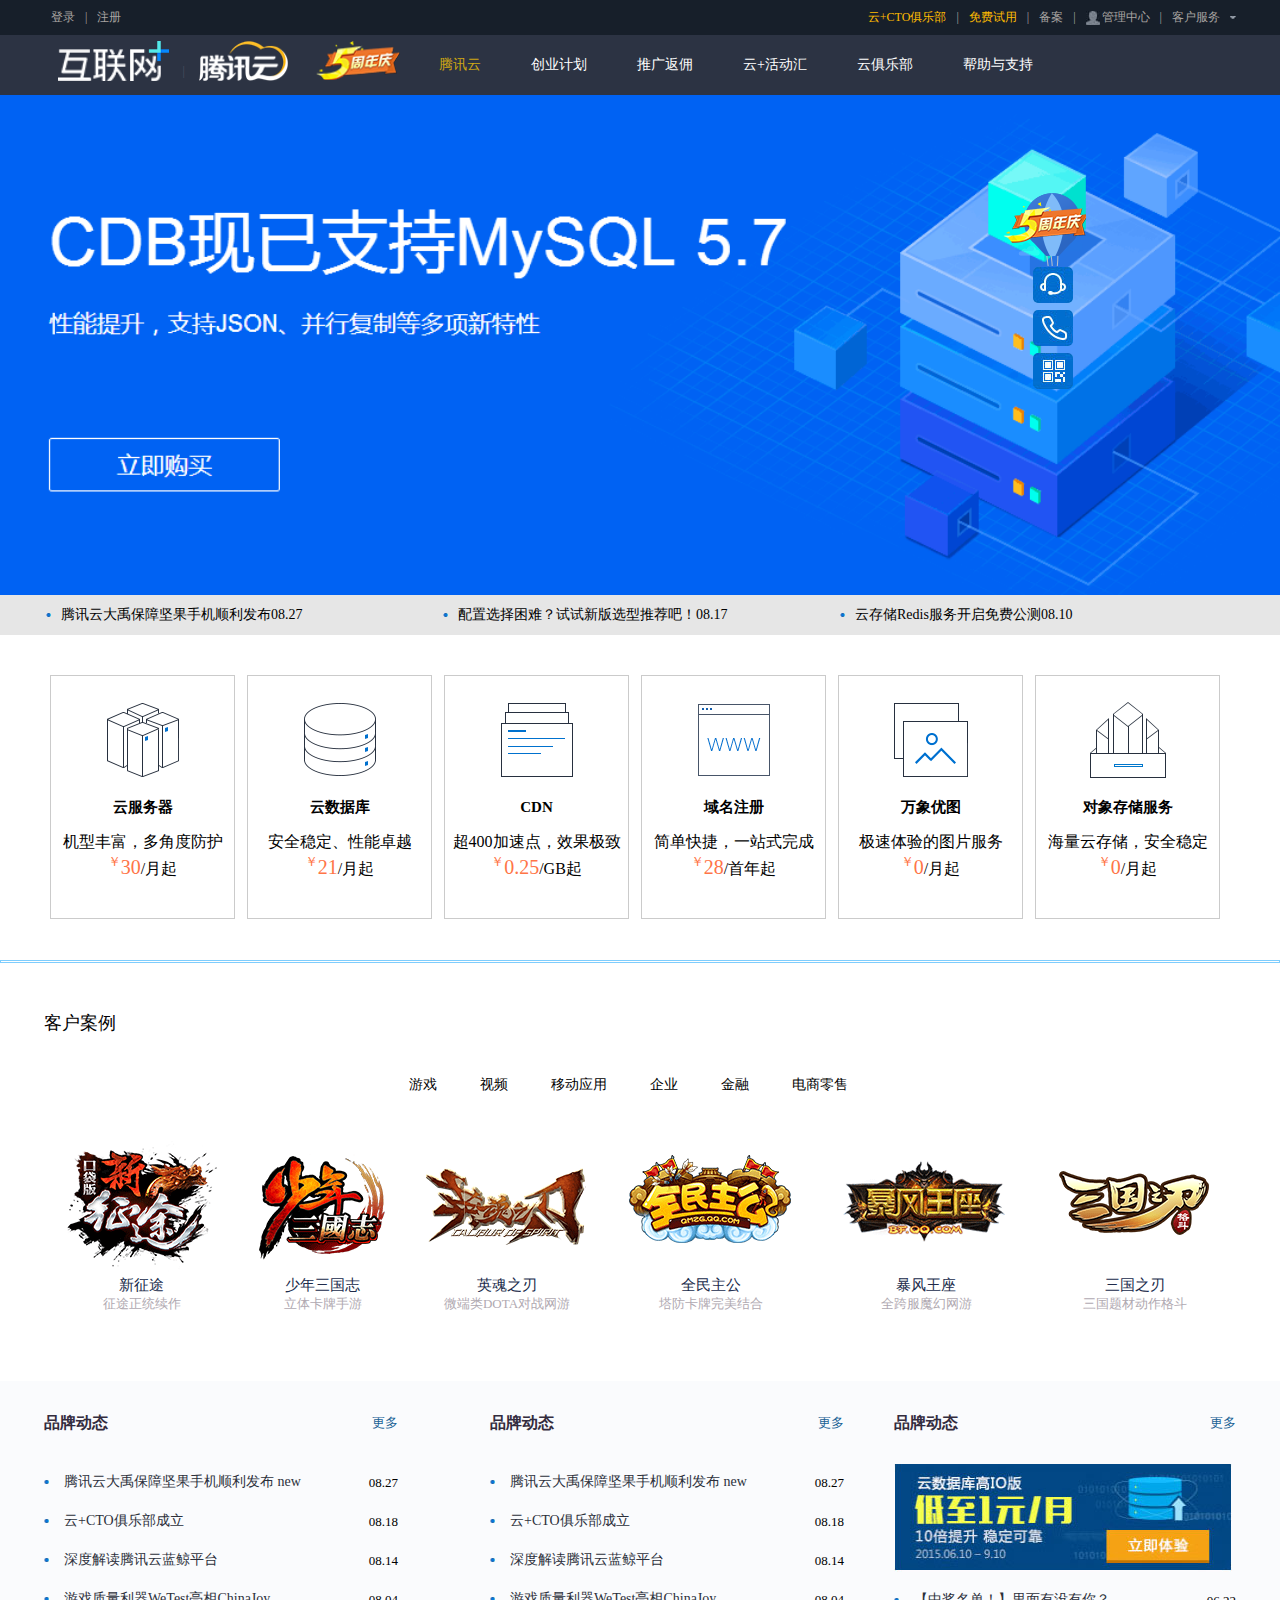
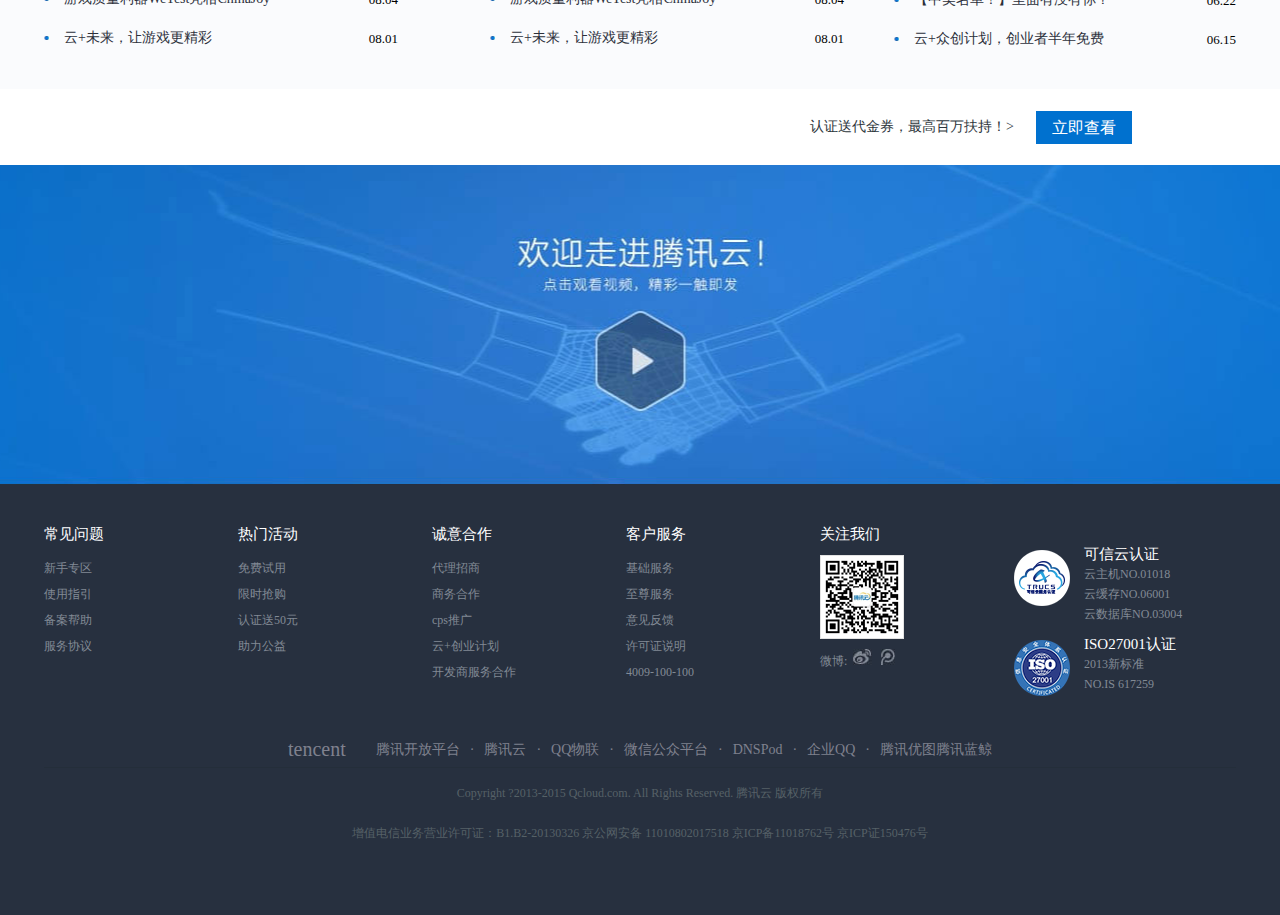
<file: index.html>
<!DOCTYPE html>
<html>
	<head>
		<meta charset="UTF-8">
		<title></title>
		<link rel="stylesheet" type="text/css" href="css/style.css"/>
		<link rel="stylesheet" type="text/css" href="css/index.css"/>
	</head>
	<body>
		<div class="header">
			<div class="h_logo">
				<div class="logo_inner">
					<p><a href="#">登录</a><span>|</span><a href="login.html">注册</a></p>
					<ul>
						<li><a class="jinse" href="#">云+CTO俱乐部</a><span>|</span></li>
						<li><a class="jinse" href="#">免费试用</a><span>|</span></li>
						<li><a href="#">备案</a><span>|</span></li>
						<li class="guanli"><a href="#">管理中心</a><span>|</span></li>
						<li><a class="kehufuwu" href="#">客户服务</a></li>
					</ul>
				</div>
			</div>
			<div class="h_nav">
				<div class="nav_inner">
					<div class="pic">
						<img src="images/internet-plus.png">
						<span>|</span>
						<img src="images/qcloud-logo.png">
						<img src="images/5-years.png">
					</div>
					<ul>
						<li class="jinse"><a href="index.html">腾讯云</a></li>
						<li><a href="chuangye.html">创业计划</a></li>
						<li><a href="tuiguang.html">推广返佣</a></li>
						<li><a href="huodonghui.html">云+活动汇</a></li>
						<li><a href="julebu.html">云俱乐部</a></li>
						<li><a href="#">帮助与支持</a></li>
					</ul>
				</div>
			</div>
		</div>
		<div class="banner">
			<div class="b_inner">
				<!--<div class="choujiang"><a href="#">立即抽奖</a></div>-->
			</div>
		</div>
		<div class="test">
			<div class="test_inner">
				<ul>
					<li><a href="#">腾讯云大禹保障坚果手机顺利发布08.27</a></li>
					<li><a href="#">配置选择困难？试试新版选型推荐吧！08.17</a></li>
					<li><a href="#">云存储Redis服务开启免费公测08.10</a></li>
				</ul>
			</div>
		</div>
		<div class="main1">
			<div class="sql">
				<img src="images/img559e276e56983.png">
				<h3>云服务器</h3>
				<p class="p1">机型丰富，多角度防护</p>
				<span><sup>￥</sup>30</span>/月起
			</div>
			<div class="sql">
				<img src="images/img559e27ae2c081.png">
				<h3>云数据库</h3>
				<p class="p1">安全稳定、性能卓越</p>
				<span><sup>￥</sup>21</span>/月起
			</div>
			<div class="sql">
				<img src="images/img559e281bbf193.png">
				<h3>CDN</h3>
				<p class="p1">超400加速点，效果极致</p>
				<span><sup>￥</sup>0.25</span>/GB起
			</div>
			<div class="sql">
				<img src="images/img559e286f7cdee.png">
				<h3>域名注册</h3>
				<p>简单快捷，一站式完成</p>
				<span><sup>￥</sup>28</span>/首年起
			</div>
			<div class="sql">
				<img src="images/img55b6167a7ed33.png">
				<h3>万象优图</h3>
				<p class="p1">极速体验的图片服务</p>
				<span><sup>￥</sup>0</span>/月起
			</div>
			<div class="sql">
				<img src="images/img55bb2e9d075fe.png">
				<h3>对象存储服务</h3>
				<p class="p1">海量云存储，安全稳定</p>
				<span><sup>￥</sup>0</span>/月起
			</div>
		</div>
		<div class="fengexian"></div>
		<div class="game">
			<h3>客户案例</h3>
			<ul>
				<li><a href="#">游戏</a></li>
				<li><a href="#">视频</a></li>
				<li><a href="#">移动应用</a></li>
				<li><a href="#">企业</a></li>
				<li><a href="#">金融</a></li>
				<li><a href="#">电商零售</a></li>
			</ul>
		</div>
		<div class="gmtext">
			<div class="gm">
				<img src="images/img559e2cde5a0d8.png">
				<h4>新征途</h4>
				<p>征途正统续作</p>
			</div>
			<div class="gm">
				<img src="images/img559e2cf17e41d.png">
				<h4>少年三国志</h4>
				<p>立体卡牌手游</p>
			</div>
			<div class="gm">
				<img src="images/img559e2d03b4d3e.png">
				<h4>英魂之刃</h4>
				<p>微端类DOTA对战网游</p>
			</div>
			<div class="gm">
				<img src="images/img559e2d16c5818.png">
				<h4>全民主公</h4>
				<p>塔防卡牌完美结合</p>
			</div>
			<div class="gm">
				<img src="images/img559e2d284f0b5.png">
				<h4>暴风王座</h4>
				<p>全跨服魔幻网游</p>
			</div>
			<div class="gm">
				<img src="images/img559e2d3b81bb5.png">
				<h4>三国之刃</h4>
				<p>三国题材动作格斗</p>
			</div>
		</div>
		<div class="brand">
			<div class="brand_inner">
				<div class="left">
					<div class="brandtext btx">
						<div class="top">
							<h4>品牌动态</h4>
							<a href="#">更多</a>
						</div>
						<ul>
							<li><p>腾讯云大禹保障坚果手机顺利发布  new</p><span>08.27</span></li>
							<li><p>云+CTO俱乐部成立</p><span>08.18</span></li>
							<li><p>深度解读腾讯云蓝鲸平台</p><span>08.14</span></li>
							<li><p>游戏质量利器WeTest亮相ChinaJoy</p><span>08.04</span></li>
							<li><p>云+未来，让游戏更精彩</p><span>08.01</span></li>
						</ul>
					</div>
				</div>
				<div class="left">
					<div class="brandtext">
						<div class="top">
							<h4>品牌动态</h4>
							<a href="#">更多</a>
						</div>
						<ul>
							<li><p>腾讯云大禹保障坚果手机顺利发布  new</p><span>08.27</span></li>
							<li><p>云+CTO俱乐部成立</p><span>08.18</span></li>
							<li><p>深度解读腾讯云蓝鲸平台</p><span>08.14</span></li>
							<li><p>游戏质量利器WeTest亮相ChinaJoy</p><span>08.04</span></li>
							<li><p>云+未来，让游戏更精彩</p><span>08.01</span></li>
						</ul>
					</div>
				</div>
				<div class="right">
					<div class="top">
							<h4>品牌动态</h4>
							<a href="#">更多</a>
					</div>
					<img src="images/338108_03.jpg" />
					<ul>
						<li><p>【中奖名单！】里面有没有你？</p><span>06.22</span></li>
						<li><p>云+众创计划，创业者半年免费</p><span>06.15</span></li>
					</ul>
				</div>
			</div>
		</div>
		<div class="radio">
			<div class="lijiguankan">
				<p>认证送代金券，最高百万扶持！></p>
				<a href="#">立即查看</a>
			</div>
		</div>
		<div class="bofang"></div>
		<div class="footer">
			<div class="f_inner">
				<div class="f_buju">
					<dl>
						<dt>常见问题</dt>
						<dd><a href="#">新手专区</a></dd>
						<dd><a href="#">使用指引</a></dd>
						<dd><a href="#">备案帮助</a></dd>
						<dd><a href="#">服务协议</a></dd>
					</dl>
					<dl>
						<dt>热门活动</dt>
						<dd><a href="#">免费试用</a></dd>
						<dd><a href="#">限时抢购</a></dd>
						<dd><a href="#">认证送50元</a></dd>
						<dd><a href="#">助力公益</a></dd>
					</dl>
					<dl>
						<dt>诚意合作</dt>
						<dd><a href="#">代理招商</a></dd>
						<dd><a href="#">商务合作</a></dd>
						<dd><a href="#">cps推广</a></dd>
						<dd><a href="#">云+创业计划</a></dd>
						<dd><a href="#">开发商服务合作</a></dd>
					</dl>

					<dl>
						<dt>客户服务</dt>
						<dd><a href="#">基础服务</a></dd>
						<dd><a href="#">至尊服务</a></dd>
						<dd><a href="#">意见反馈</a></dd>
						<dd><a href="#">许可证说明</a></dd>
						<dd><a href="#">4009-100-100</a></dd>
					</dl>
					<dl>
						<dt>关注我们</dt>
						<dd><img src="images/tc-footer-qr.png" /></dd>
						<dd>微博:&nbsp;&nbsp;<a href="#"><img src="images/weibo_06.jpg" /></a>
						&nbsp;&nbsp;<a href="#"><img src="images/weibo_03.jpg"></a>
						</dd>
					</dl>

					<div class="tubiao">
						<img src="images/tc-footer-ct-1.png">
						<dl>
							<dt>可信云认证</dt>
							<dd>云主机NO.01018</dd>
							<dd>云缓存NO.06001</dd>
							<dd>云数据库NO.03004</dd>
						</dl>
					</div>
					<div class="tubiao">
						<img src="images/tc-footer-ct-2.png">
						<dl>
							<dt>ISO27001认证</dt>
							<dd>2013新标准</dd>
							<dd>NO.IS 617259</dd>
						</dl>
					</div>
				</div>
				<div class="tencent">
					<ul>
						<li class="ten">tencent</li>
						<li>腾讯开放平台 </li>
						<li>腾讯云 <span>·</span></li>
						<li>QQ物联 <span>·</span></li>
						<li>微信公众平台 <span>·</span></li>
						<li>DNSPod <span>·</span></li>
						<li>企业QQ <span>·</span></li>
						<li>腾讯优图 <span>·</span></li>
						<li>腾讯蓝鲸</li>
					</ul>
				</div>
				<div class="copy">
					<p>Copyright ?2013-2015 Qcloud.com. All Rights Reserved. 腾讯云 版权所有</p>
					<p>增值电信业务营业许可证：B1.B2-20130326 京公网安备 11010802017518 京ICP备11018762号 京ICP证150476号</p>
				</div>
			</div>
		</div>
		<div class="youdw">
					<a href="#"><img class="qiqiu" src="images/5-years-service.png"></a>
					<a href="#"><img src="images/banner1_03.jpg"></a>
					<a href="#"><img class="shouji" src="images/banner1_06.jpg"></a>
					<a href="#"><img src="images/banner1_08.jpg"></a>
				</div>
	</body>
</html>
</file>
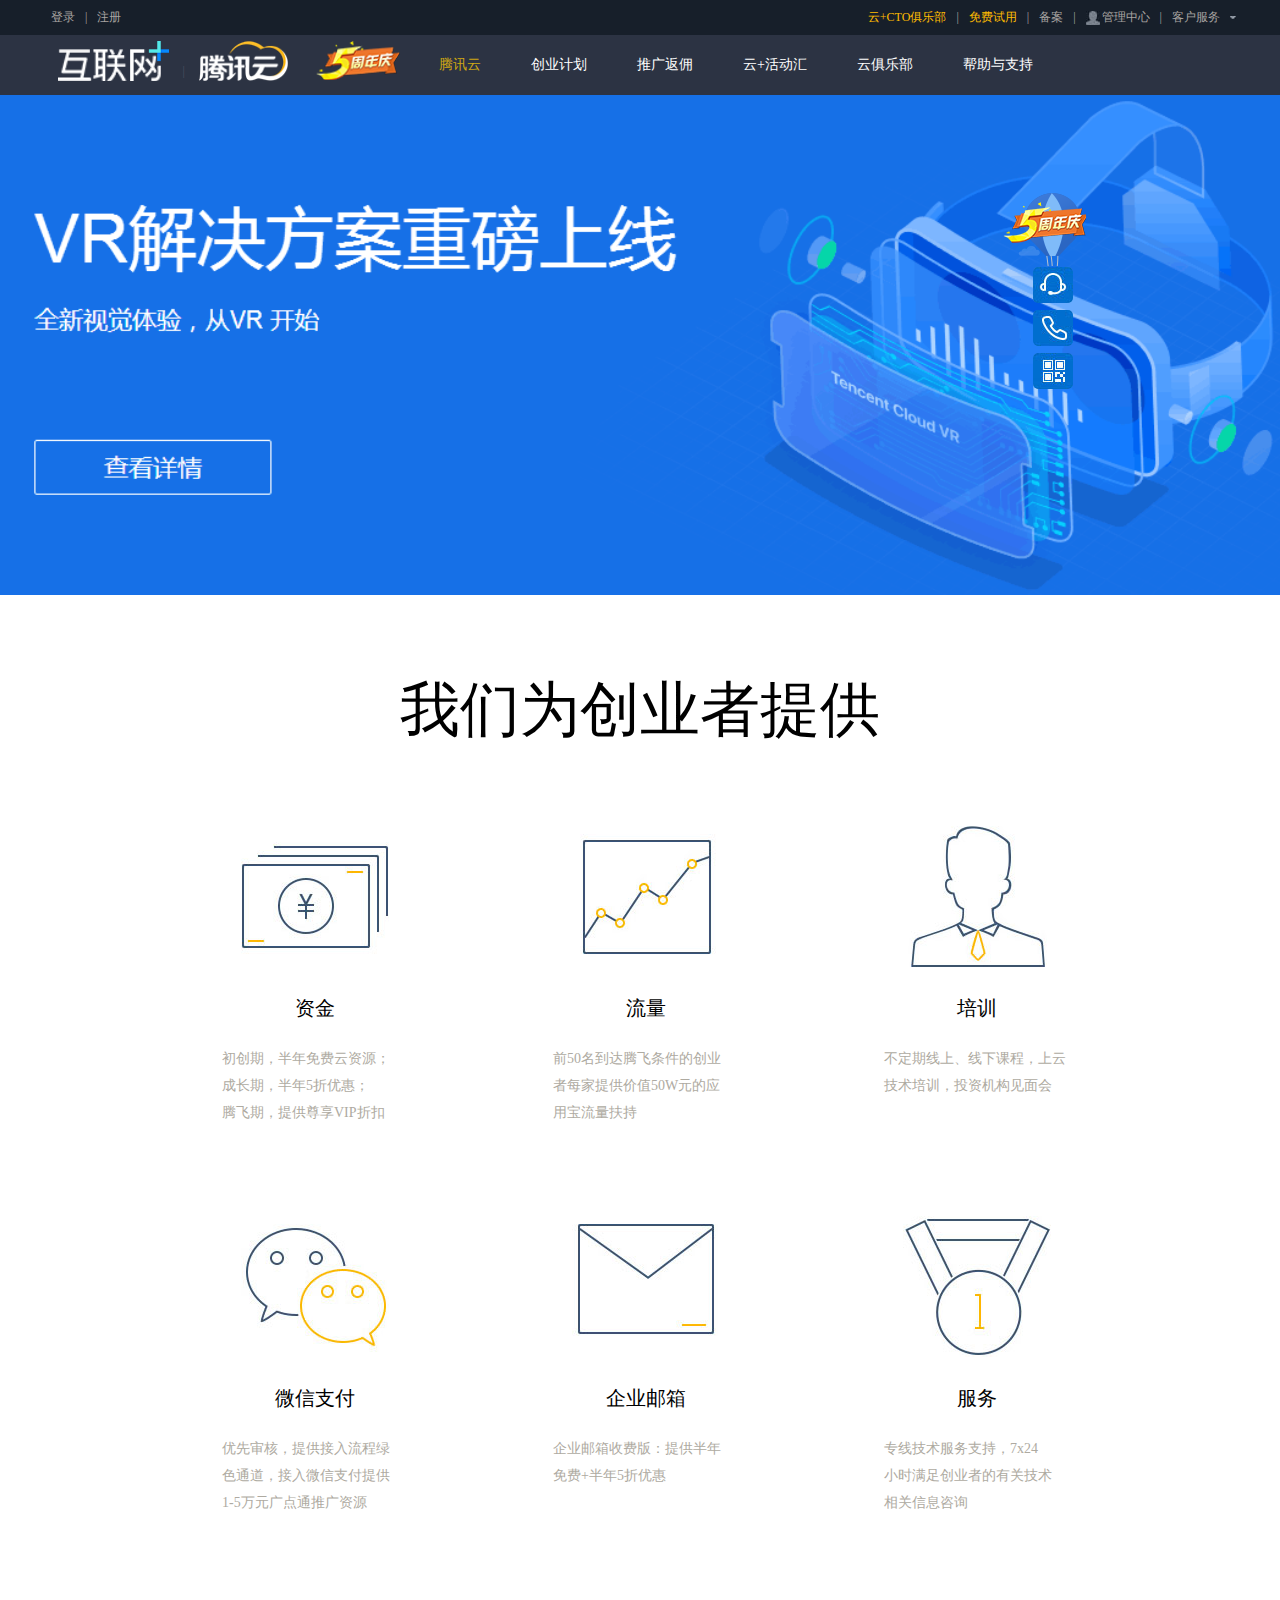
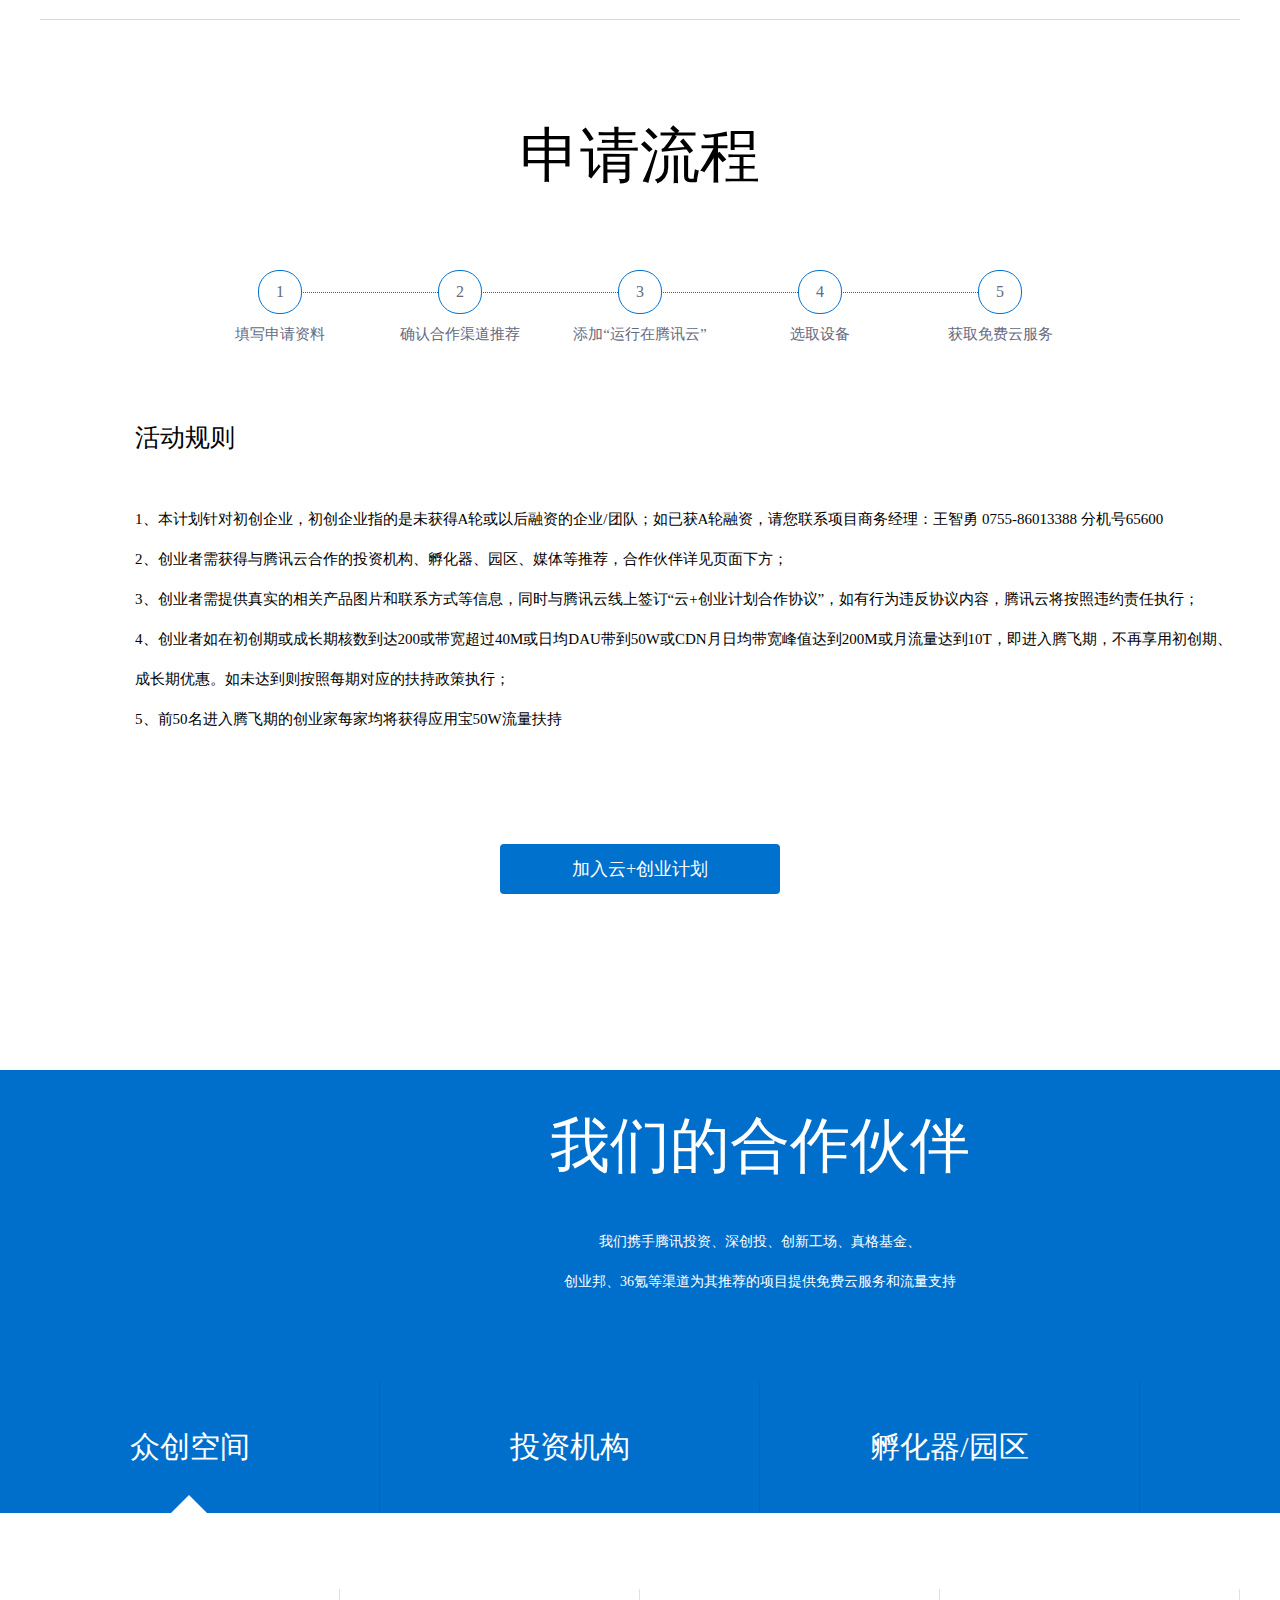
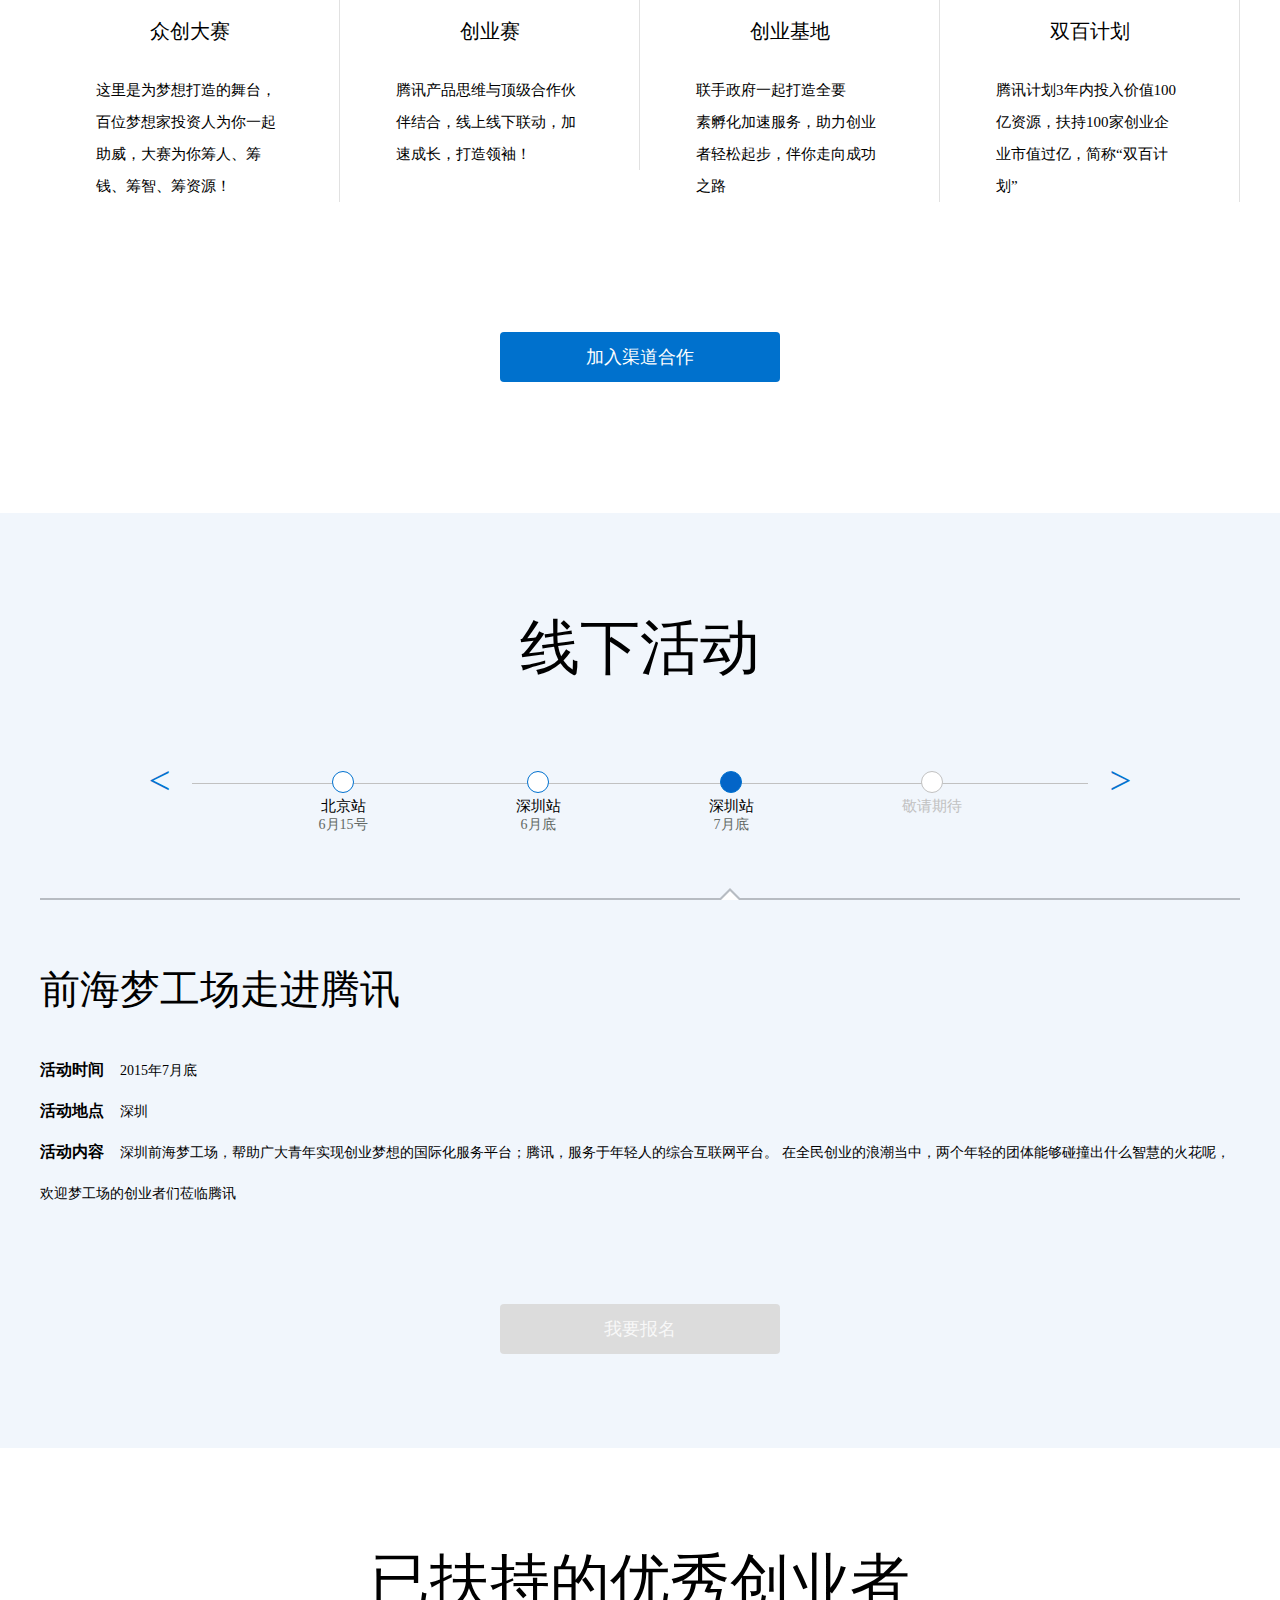
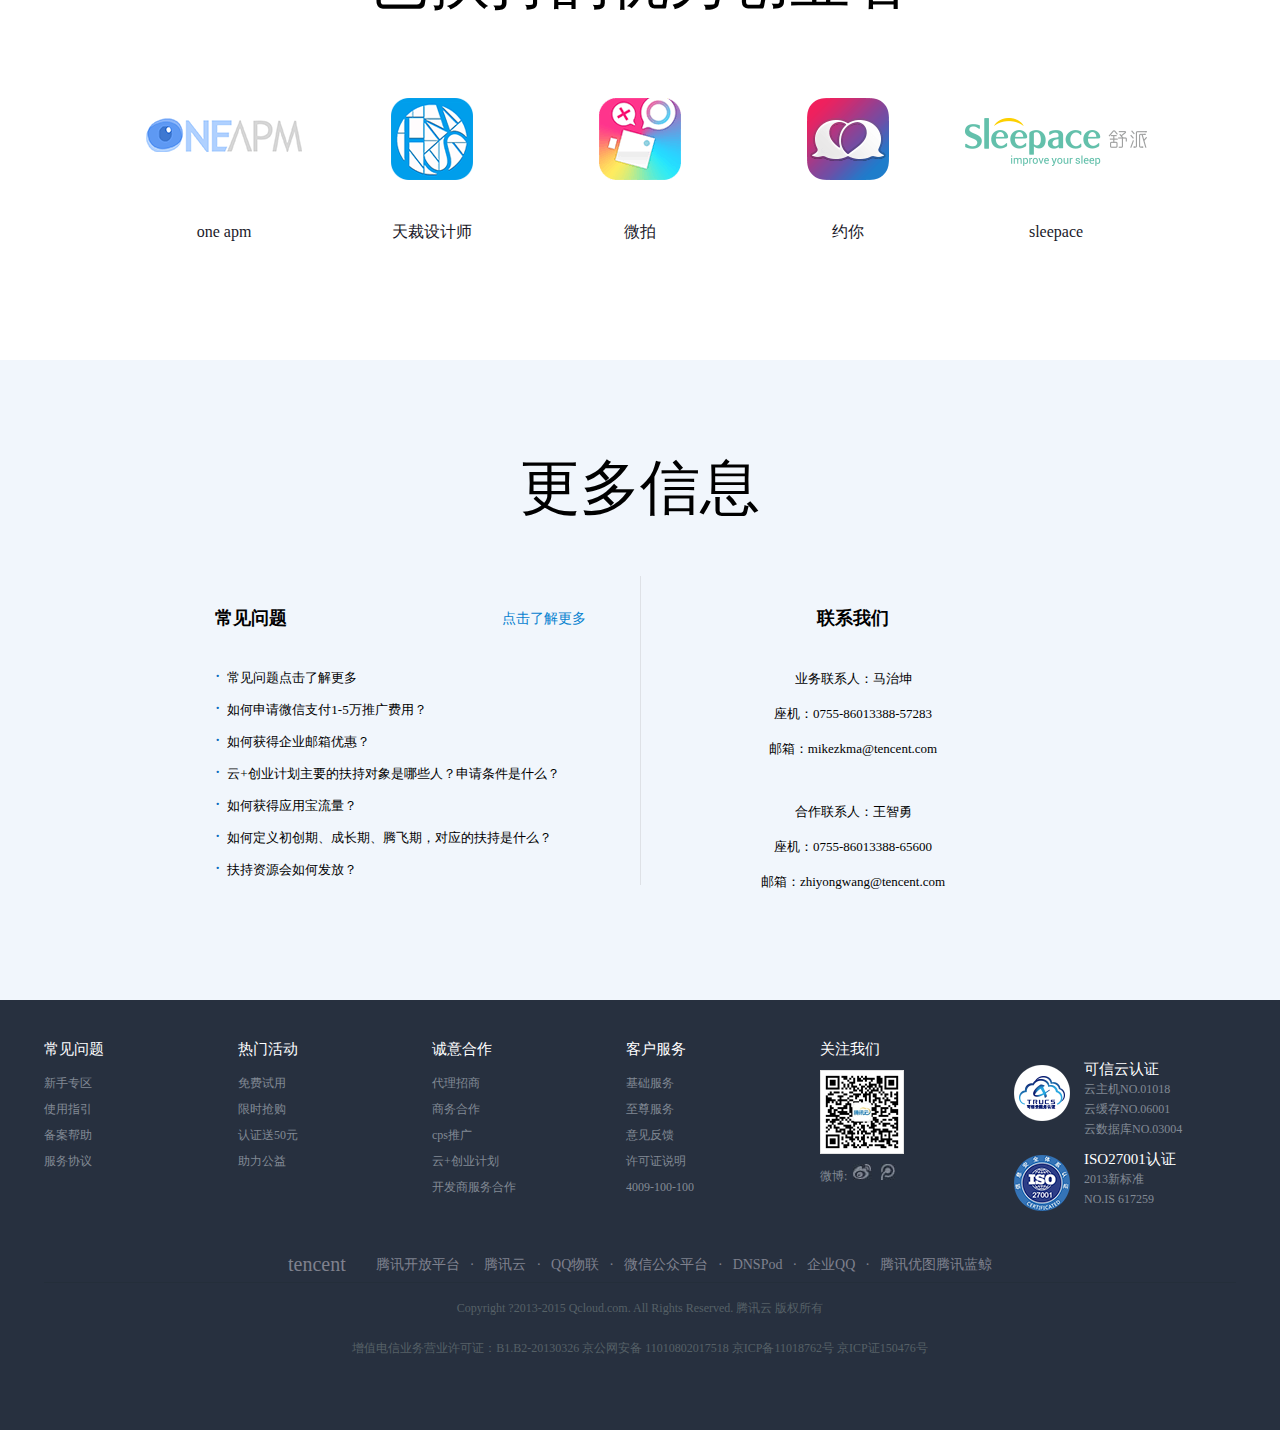
<file: chuangye.html>
<!DOCTYPE html>
<html>
	<head>
		<meta charset="UTF-8">
		<title></title>
		<link rel="stylesheet" type="text/css" href="css/style.css"/>
		<link rel="stylesheet" type="text/css" href="css/chuangye.css"/>
	</head>
	<body>
		<div class="header">
			<div class="h_logo">
				<div class="logo_inner">
					<p><a href="#">登录</a><span>|</span><a href="login.html">注册</a></p>
					<ul>
						<li><a class="jinse" href="#">云+CTO俱乐部</a><span>|</span></li>
						<li><a class="jinse" href="#">免费试用</a><span>|</span></li>
						<li><a href="#">备案</a><span>|</span></li>
						<li class="guanli"><a href="#">管理中心</a><span>|</span></li>
						<li><a class="kehufuwu" href="#">客户服务</a></li>
					</ul>
				</div>
			</div>
			<div class="h_nav">
				<div class="nav_inner">
					<div class="pic">
						<img src="images/internet-plus.png">
						<span>|</span>
						<img src="images/qcloud-logo.png">
						<img src="images/5-years.png">
					</div>
					<ul>
						<li class="jinse"><a href="index.html">腾讯云</a></li>
						<li><a href="chuangye.html">创业计划</a></li>
						<li><a href="tuiguang.html">推广返佣</a></li>
						<li><a href="huodonghui.html">云+活动汇</a></li>
						<li><a href="julebu.html">云俱乐部</a></li>
						<li><a href="#">帮助与支持</a></li>
					</ul>
				</div>
			</div>
		</div>
		<div class="banner"></div>
		<div class="main1">
			<h3>我们为创业者提供</h3>
			<ul> 
				<li class="li1">
					<img src="images/2chuany_05.jpg">
					<h4>资金</h4>
					<p>初创期，半年免费云资源；</p>
					<p>成长期，半年5折优惠；</p>
					<p>腾飞期，提供尊享VIP折扣</p>
				</li>
				<li>
					<img src="images/2chuany_07.jpg">
					<h4>流量</h4>
					<p>前50名到达腾飞条件的创业</p>
					<p>者每家提供价值50W元的应</p>
					<p>用宝流量扶持</p>
				</li>
				<li>
					<img src="images/2chuany_09.jpg">
					<h4>培训</h4>
					<p>不定期线上、线下课程，上云</p>
					<p>技术培训，投资机构见面会</p>
				</li>
				<li class="li1">
					<img src="images/2chuany_15.jpg">
					<h4>微信支付</h4>
					<p>优先审核，提供接入流程绿</p>
					<p>色通道，接入微信支付提供</p>
					<p>1-5万元广点通推广资源</p>
				</li>
				<li>
					<img src="images/2chuany_19.jpg">
					<h4>企业邮箱</h4>
					<p>企业邮箱收费版：提供半年</p>
					<p>免费+半年5折优惠 </p>
				</li>
				<li>
					<img src="images/2chuany_17.jpg">
					<h4>服务</h4>
					<p>专线技术服务支持，7x24</p>
					<p>小时满足创业者的有关技术</p>
					<p>相关信息咨询</p>
				</li>
			</ul>
		</div>
		<div class="main2">
			<h3>申请流程</h3>
			<div class="xuxian"></div>
			<div class="liuc liuc1">
					<div class="yuan">1</div>
					<p>填写申请资料</p>
			</div>
			<div class="liuc">
					<div class="yuan">2</div>
					<p>确认合作渠道推荐</p>
			</div>
			<div class="liuc">
					<div class="yuan">3</div>
					<p>添加“运行在腾讯云”</p>
			</div>
			<div class="liuc">
					<div class="yuan">4</div>
					<p>选取设备</p>
			</div>
			<div class="liuc">
					<div class="yuan">5</div>
					<p>获取免费云服务</p>
			</div>
			<h4>活动规则</h4>
			<p>1、本计划针对初创企业，初创企业指的是未获得A轮或以后融资的企业/团队；如已获A轮融资，请您联系项目商务经理：王智勇 0755-86013388 分机号65600</p>
			<p>2、创业者需获得与腾讯云合作的投资机构、孵化器、园区、媒体等推荐，合作伙伴详见页面下方；</p>
			<p>3、创业者需提供真实的相关产品图片和联系方式等信息，同时与腾讯云线上签订“云+创业计划合作协议”，如有行为违反协议内容，腾讯云将按照违约责任执行；</p>
			<p>4、创业者如在初创期或成长期核数到达200或带宽超过40M或日均DAU带到50W或CDN月日均带宽峰值达到200M或月流量达到10T，即进入腾飞期，不再享用初创期、成长期优惠。如未达到则按照每期对应的扶持政策执行；</p>
			<p>5、前50名进入腾飞期的创业家每家均将获得应用宝50W流量扶持</p>
			<a href="">加入云+创业计划</a>
		</div>
		<div class="main3">
			<div class="m3_inner">
				<h2>我们的合作伙伴</h2>
				<p>我们携手腾讯投资、深创投、创新工场、真格基金、</p>
				<p>创业邦、36氪等渠道为其推荐的项目提供免费云服务和流量支持</p>
			</div>
			<a href="" class="zc"><div class="sanjiaoxing"></div>众创空间</a>
			<a href=""><div class="sanjiaoxing"></div>投资机构</a>
			<a href=""><div class="sanjiaoxing"></div>孵化器/园区</a>
			<a href=""><div class="sanjiaoxing"></div>媒体</a>
		</div>		
		<div class="main4">
			<div class="m4_inner">
				<h3>众创大赛</h3>
				<p>这里是为梦想打造的舞台，百位梦想家投资人为你一起助威，大赛为你筹人、筹钱、筹智、筹资源！</p>
			</div>
			<div class="m4_inner">
				<h3>创业赛</h3>
				<p>腾讯产品思维与顶级合作伙伴结合，线上线下联动，加速成长，打造领袖！</p>
			</div>
			<div class="m4_inner">
				<h3>创业基地</h3>
				<p>联手政府一起打造全要<br>素孵化加速服务，助力创业者轻松起步，伴你走向成功之路</p>
			</div>
			<div class="m4_inner">
				<h3>双百计划</h3>
				<p>腾讯计划3年内投入价值100亿资源，扶持100家创业企业市值过亿，简称“双百计划”</p>
			</div>
			<a href="">加入渠道合作</a>
		</div>
		<div class="main5">
			<div class="m5_inner">
				<h2>线下活动</h2>
				<div class="xuxian"></div>
				<ul>
					<li class="xiaoyu"><a href=""><</a></li>
					<li><div class="yuan"></div>
						<p>北京站</p>
						<p class="mon">6月15号</p>
					</li>
					<li><div class="yuan"></div>
						<p>深圳站</p>
						<p class="mon">6月底</p>
					</li>
					<li><div class="yuan yuan1"></div>
						<p>深圳站</p>
						<p class="mon">7月底</p>
						<div class="sanjiaoxing">
							<div class="sanjiaoxing1"></div>
						</div>
					</li>
					<li><div class="yuan yuan2"></div>
						<p class="qidai">敬请期待</p>
					</li>
					<li class="xiaoyu"><a href="">></a></li>
				</ul>
				<div class="zhixian"></div>
				<h3>前海梦工场走进腾讯</h3>
				<h4>活动时间 &nbsp; &nbsp;<span>2015年7月底</span></h4>
				<h4>活动地点 &nbsp; &nbsp;<span>深圳</span></h4>
				<h4>活动内容 &nbsp; &nbsp;<span>深圳前海梦工场，帮助广大青年实现创业梦想的国际化服务平台；腾讯，服务于年轻人的综合互联网平台。 在全民创业的浪潮当中，两个年轻的团体能够碰撞出什么智慧的火花呢，欢迎梦工场的创业者们莅临腾讯</span></h4>				
				<a class="baoming" href="">我要报名</a>
			</div>
			
		</div>
		<div class="main6">
			<h2>已扶持的优秀创业者</h2>
			<ul>
				<li>
					<div class="pic"><img class="pfirst" src="images/logo2.png"></div>
					<p>one apm</p>
				</li>
				<li>
					<div class="pic"><img src="images/logo3.png"></div>
					<p>天裁设计师</p>
				</li>
				<li>
					<div class="pic"><img src="images/logo4.png"></div>
					<p>微拍</p>
				</li>
				<li>
					<div class="pic"><img src="images/logo5.png"></div>
					<p>约你</p>
				</li>
				<li>
					<div class="pic"><img class="plast" src="images/logo1.png"></div>
					<p>sleepace</p>
				</li>
			</ul>
		</div>
		<div class="main7">
			<h2>更多信息</h2>
			<div class="xinxi">
				<div class="wenti">
					<h3>常见问题</h3>
					<a href=""><p>点击了解更多</p></a>
					<ul>
						<li><span>·</span>&nbsp&nbsp<a href="">常见问题点击了解更多</a></li>
						<li><span>·</span>&nbsp&nbsp<a href="">如何申请微信支付1-5万推广费用？</a></li>
						<li><span>·</span>&nbsp&nbsp<a href="">如何获得企业邮箱优惠？</a></li>
						<li><span>·</span>&nbsp&nbsp<a href="">云+创业计划主要的扶持对象是哪些人？申请条件是什么？</a></li>
						<li><span>·</span>&nbsp&nbsp<a href="">如何获得应用宝流量？</a></li>
						<li><span>·</span>&nbsp&nbsp<a href="">如何定义初创期、成长期、腾飞期，对应的扶持是什么？</a></li>
						<li><span>·</span>&nbsp&nbsp<a href="">扶持资源会如何发放？</a></li>
					</ul>
				</div>
				<div class="lianxi">
					<h3>联系我们</h3>
					<p>业务联系人：马治坤</p>
					<p>座机：0755-86013388-57283</p>
					<p>邮箱：mikezkma@tencent.com</p>
					<p class="hezuo">合作联系人：王智勇</p>
					<p>座机：0755-86013388-65600</p>
					<p>邮箱：zhiyongwang@tencent.com</p>
				</div>
			</div>
		</div>
		<div class="footer">
			<div class="f_inner">
				<div class="f_buju">
					<dl>
						<dt>常见问题</dt>
						<dd><a href="#">新手专区</a></dd>
						<dd><a href="#">使用指引</a></dd>
						<dd><a href="#">备案帮助</a></dd>
						<dd><a href="#">服务协议</a></dd>
					</dl>
					<dl>
						<dt>热门活动</dt>
						<dd><a href="#">免费试用</a></dd>
						<dd><a href="#">限时抢购</a></dd>
						<dd><a href="#">认证送50元</a></dd>
						<dd><a href="#">助力公益</a></dd>
					</dl>
					<dl>
						<dt>诚意合作</dt>
						<dd><a href="#">代理招商</a></dd>
						<dd><a href="#">商务合作</a></dd>
						<dd><a href="#">cps推广</a></dd>
						<dd><a href="#">云+创业计划</a></dd>
						<dd><a href="#">开发商服务合作</a></dd>
					</dl>

					<dl>
						<dt>客户服务</dt>
						<dd><a href="#">基础服务</a></dd>
						<dd><a href="#">至尊服务</a></dd>
						<dd><a href="#">意见反馈</a></dd>
						<dd><a href="#">许可证说明</a></dd>
						<dd><a href="#">4009-100-100</a></dd>
					</dl>
					<dl>
						<dt>关注我们</dt>
						<dd><img src="images/tc-footer-qr.png" /></dd>
						<dd>微博:&nbsp;&nbsp;<a href="#"><img src="images/weibo_06.jpg" /></a>
						&nbsp;&nbsp;<a href="#"><img src="images/weibo_03.jpg"></a>
						</dd>
					</dl>

					<div class="tubiao">
						<img src="images/tc-footer-ct-1.png">
						<dl>
							<dt>可信云认证</dt>
							<dd>云主机NO.01018</dd>
							<dd>云缓存NO.06001</dd>
							<dd>云数据库NO.03004</dd>
						</dl>
					</div>
					<div class="tubiao">
						<img src="images/tc-footer-ct-2.png">
						<dl>
							<dt>ISO27001认证</dt>
							<dd>2013新标准</dd>
							<dd>NO.IS 617259</dd>
						</dl>
					</div>
				</div>
				<div class="tencent">
					<ul>
						<li class="ten">tencent</li>
						<li>腾讯开放平台 </li>
						<li>腾讯云 <span>·</span></li>
						<li>QQ物联 <span>·</span></li>
						<li>微信公众平台 <span>·</span></li>
						<li>DNSPod <span>·</span></li>
						<li>企业QQ <span>·</span></li>
						<li>腾讯优图 <span>·</span></li>
						<li>腾讯蓝鲸</li>
					</ul>
				</div>
				<div class="copy">
					<p>Copyright ?2013-2015 Qcloud.com. All Rights Reserved. 腾讯云 版权所有</p>
					<p>增值电信业务营业许可证：B1.B2-20130326 京公网安备 11010802017518 京ICP备11018762号 京ICP证150476号</p>
				</div>
			</div>
		</div>
		<div class="youdw">
					<a href="#"><img class="qiqiu" src="images/5-years-service.png"></a>
					<a href="#"><img src="images/banner1_03.jpg"></a>
					<a href="#"><img class="shouji" src="images/banner1_06.jpg"></a>
					<a href="#"><img src="images/banner1_08.jpg"></a>
				</div>
	</body>
</html>
</file>
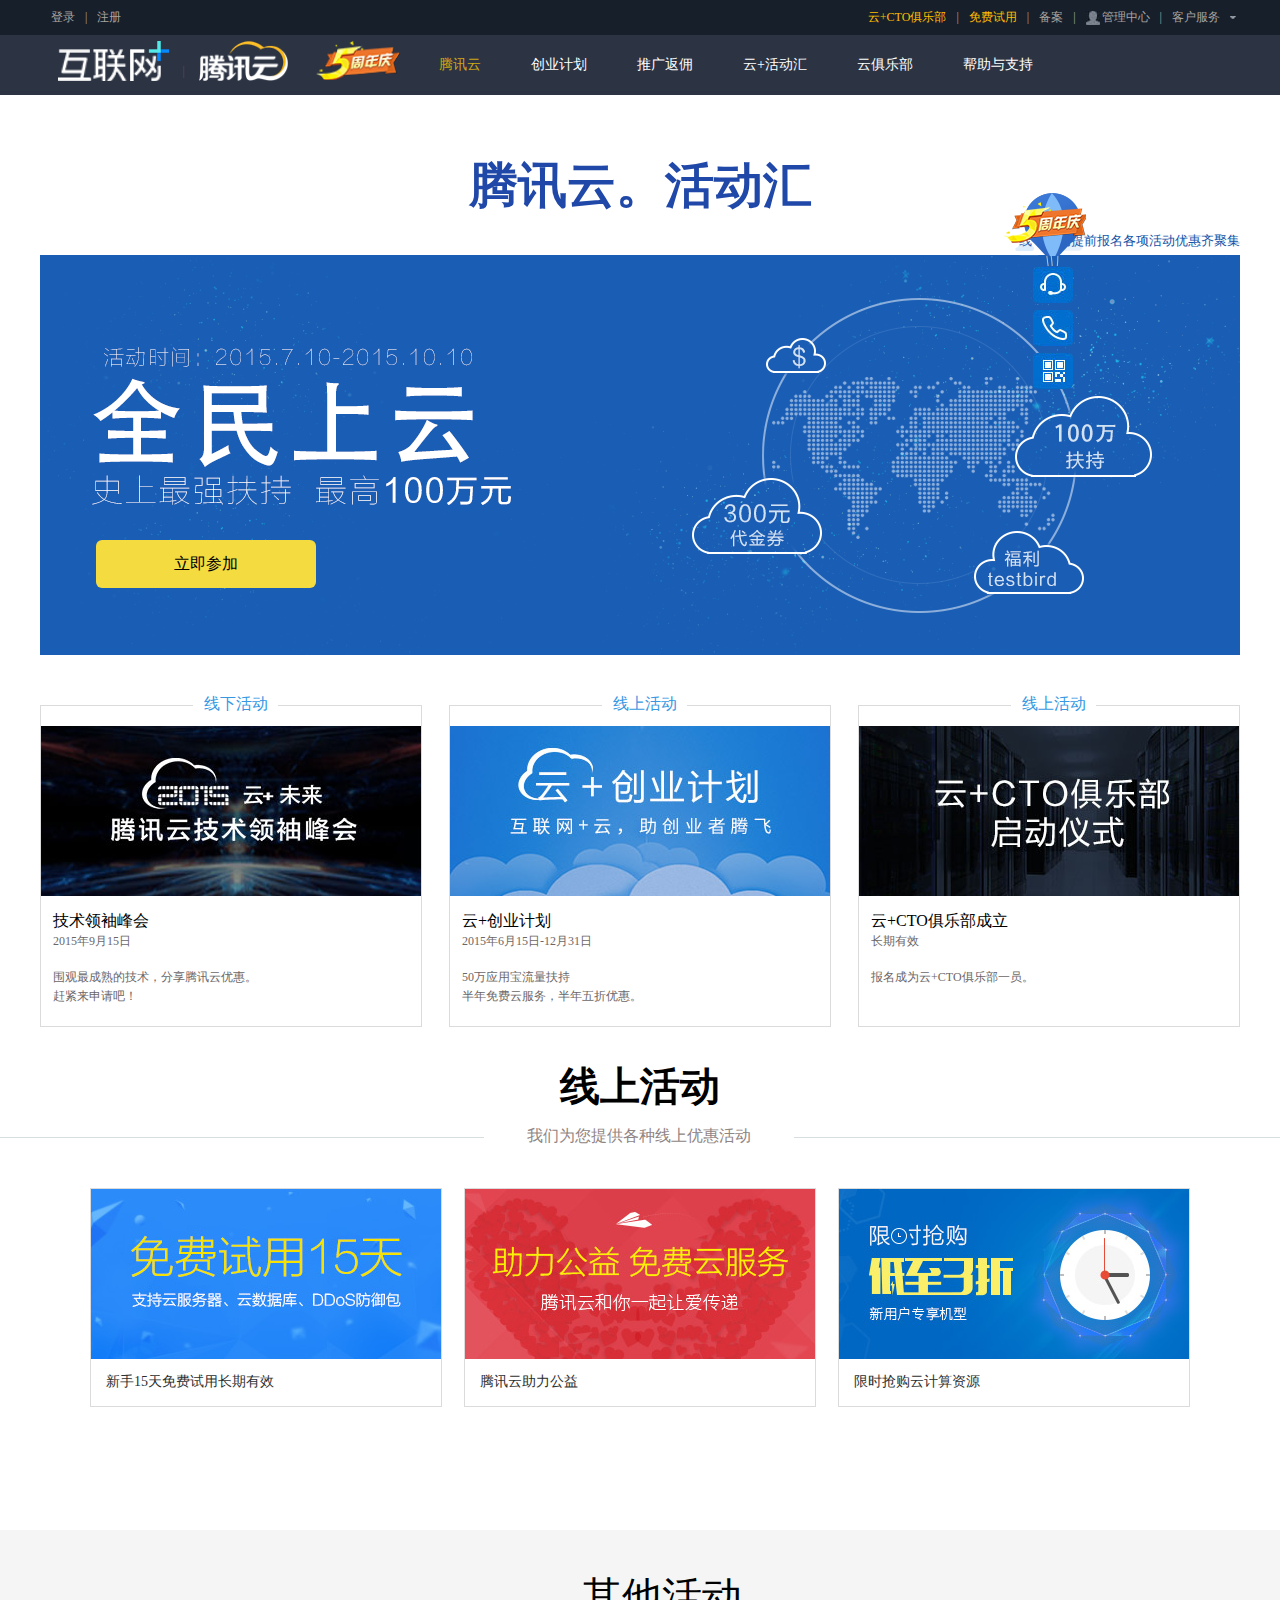
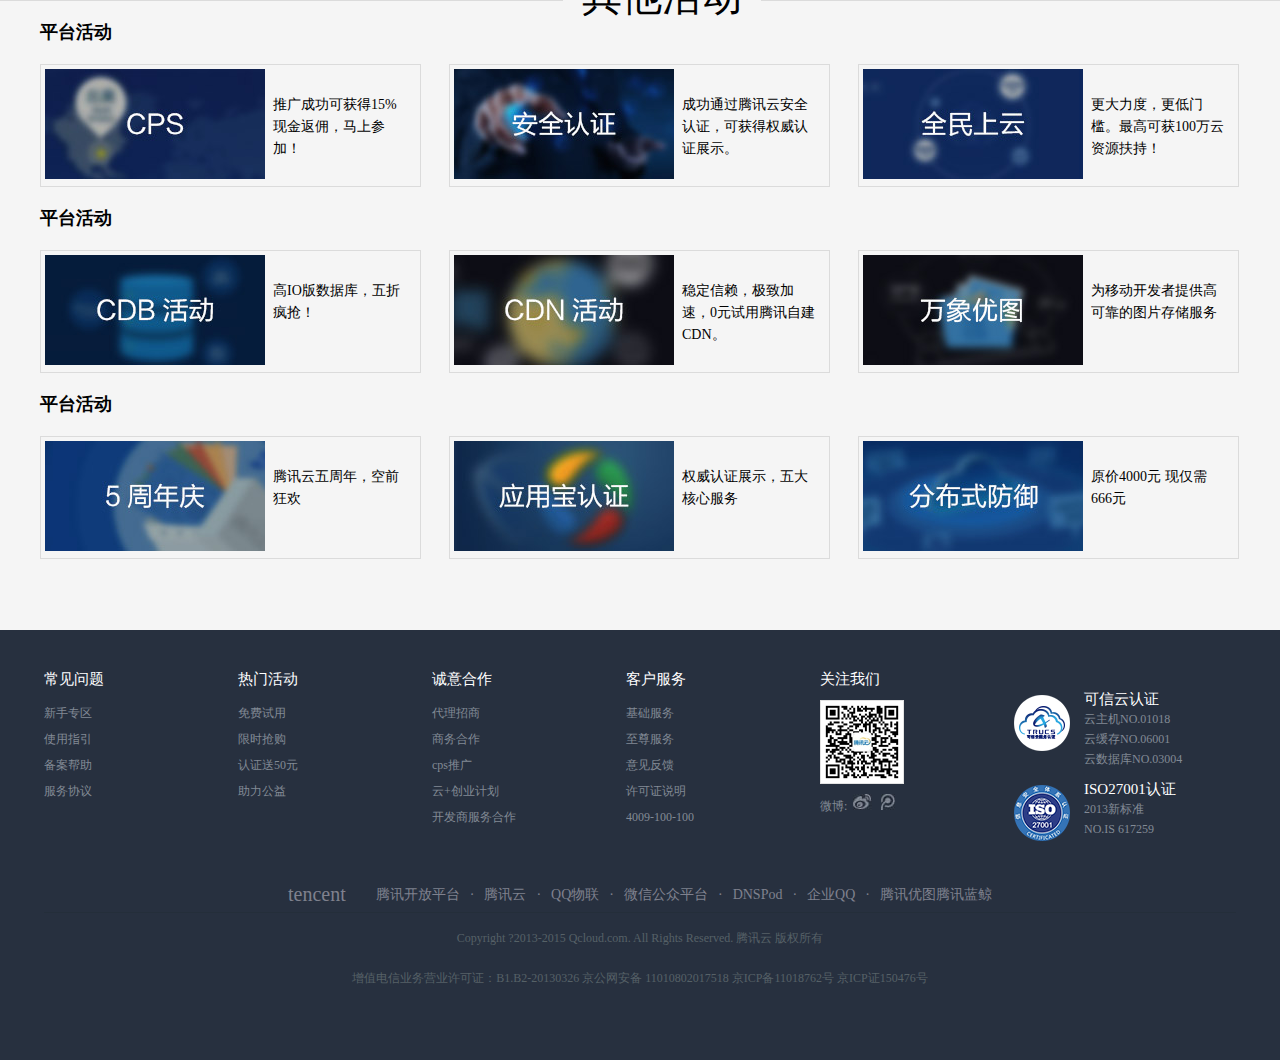
<file: huodonghui.html>
<!DOCTYPE html>
<html>
	<head>
		<meta charset="UTF-8">
		<title></title>
		<link rel="stylesheet" type="text/css" href="css/style.css"/>
		<link rel="stylesheet" type="text/css" href="css/huodonghui.css"/>
	</head>
	<body>
		<div class="header">
			<div class="h_logo">
				<div class="logo_inner">
					<p><a href="#">登录</a><span>|</span><a href="login.html">注册</a></p>
					<ul>
						<li><a class="jinse" href="#">云+CTO俱乐部</a><span>|</span></li>
						<li><a class="jinse" href="#">免费试用</a><span>|</span></li>
						<li><a href="#">备案</a><span>|</span></li>
						<li class="guanli"><a href="#">管理中心</a><span>|</span></li>
						<li><a class="kehufuwu" href="#">客户服务</a></li>
					</ul>
				</div>
			</div>
			<div class="h_nav">
				<div class="nav_inner">
					<div class="pic">
						<img src="images/internet-plus.png">
						<span>|</span>
						<img src="images/qcloud-logo.png">
						<img src="images/5-years.png">
					</div>
					<ul>
						<li class="jinse"><a href="index.html">腾讯云</a></li>
						<li><a href="chuangye.html">创业计划</a></li>
						<li><a href="tuiguang.html">推广返佣</a></li>
						<li><a href="huodonghui.html">云+活动汇</a></li>
						<li><a href="julebu.html">云俱乐部</a></li>
						<li><a href="#">帮助与支持</a></li>
					</ul>
				</div>
			</div>
		</div>
		<div class="huodonghui">
			<h1>腾讯云。活动汇</h1>
			<p>线下活动提前报名各项活动优惠齐聚集</p>
		</div>
		<div class="banner">
			<div class="lianjie"><a href="#">立即参加</a></div>
		</div>
		<div class="main1">
				<div class="left">
					<img src="images/img55d3f84c0802f.jpg" />
					<h3>技术领袖峰会</h3>
					<p class="riqi">2015年9月15日</p>
					<p>围观最成熟的技术，分享腾讯云优惠。</p>
					<p>赶紧来申请吧！</p>
					<span>线下活动</span>
				</div>
				<div class="left mid">
					<img src="images/img55dd701cc316f.jpg"/>
					<h3>云+创业计划</h3>
					<p class="riqi">2015年6月15日-12月31日</p>
					<p>50万应用宝流量扶持</p>
					<p>半年免费云服务，半年五折优惠。</p>
					<span>线上活动</span>
				</div>
				<div class="left">
					<img src="images/img55d3f879a05c0.jpg" />
					<h3>云+CTO俱乐部成立</h3>
					<p class="riqi">长期有效</p>
					<p>报名成为云+CTO俱乐部一员。</p>
					<span>线上活动</span>
				</div>
			</div>
		<div class="huodong1">
			<h1>线上活动</h1>
		</div>
		<div class="main2">
			<div class="m2_inner">
				<div class="m2_left m2_left1">
					<img src="images/img55d3f8a124552.jpg"/>
					<p>新手15天免费试用长期有效 </p>
				</div>
				<div class="m2_left">
					<img src="images/img55d3f8cd0e2dd.jpg"/>
					<p>腾讯云助力公益 </p>
				</div>
				<div class="m2_left">
					<img src="images/img55d3f8b650466.jpg"/>
					<p>限时抢购云计算资源 </p>
				</div>
				<span>我们为您提供各种线上优惠活动</span>
			</div>
		</div>
		<div class="main3">
			<div class="zhixian"><span>其他活动</span></div>
			<div class="m3_inner">
				<div class="m3_pictext">
					<h3>平台活动</h3>
					<div class="neir">
						<img src="images/img55d42c9e611c7.jpg">
						<p>推广成功可获得15%现金返佣，马上参加！</p>
					</div>
					<div class="neir neir_mid">
						<img src="images/img55d42cb766f7f.jpg">
						<p>成功通过腾讯云安全认证，可获得权威认证展示。</p>
					</div>
					<div class="neir">
						<img src="images/img55d42cd4064a5.jpg">
						<p>更大力度，更低门槛。最高可获100万云资源扶持！</p>
					</div>
				</div>
				<div class="m3_pictext">
					<h3>平台活动</h3>
					<div class="neir">
						<img src="images/img55d42cead2653.jpg">
						<p>高IO版数据库，五折疯抢！</p>
					</div>
					<div class="neir neir_mid">
						<img src="images/img55d42cf5626b2.jpg">
						<p>稳定信赖，极致加速，0元试用腾讯自建CDN。</p>
					</div>
					<div class="neir">
						<img src="images/img55d42cfed35de.jpg">
						<p>为移动开发者提供高可靠的图片存储服务</p>
					</div>
				</div>
				<div class="m3_pictext">
					<h3>平台活动</h3>
					<div class="neir">
						<img src="images/img55d596a4e91d3.jpg"/>
						<p>腾讯云五周年，空前狂欢</p>
					</div>
					<div class="neir neir_mid">
						<img src="images/img55d5971b654c8.jpg">
						<p>权威认证展示，五大核心服务</p>
					</div>
					<div class="neir">
						<img src="images/img55d59733e4505.jpg">
						<p>原价4000元 现仅需666元</p>
					</div>
				</div>
			</div>
		</div>
		<div class="footer">
			<div class="f_inner">
				<div class="f_buju">
					<dl>
						<dt>常见问题</dt>
						<dd><a href="#">新手专区</a></dd>
						<dd><a href="#">使用指引</a></dd>
						<dd><a href="#">备案帮助</a></dd>
						<dd><a href="#">服务协议</a></dd>
					</dl>
					<dl>
						<dt>热门活动</dt>
						<dd><a href="#">免费试用</a></dd>
						<dd><a href="#">限时抢购</a></dd>
						<dd><a href="#">认证送50元</a></dd>
						<dd><a href="#">助力公益</a></dd>
					</dl>
					<dl>
						<dt>诚意合作</dt>
						<dd><a href="#">代理招商</a></dd>
						<dd><a href="#">商务合作</a></dd>
						<dd><a href="#">cps推广</a></dd>
						<dd><a href="#">云+创业计划</a></dd>
						<dd><a href="#">开发商服务合作</a></dd>
					</dl>

					<dl>
						<dt>客户服务</dt>
						<dd><a href="#">基础服务</a></dd>
						<dd><a href="#">至尊服务</a></dd>
						<dd><a href="#">意见反馈</a></dd>
						<dd><a href="#">许可证说明</a></dd>
						<dd><a href="#">4009-100-100</a></dd>
					</dl>
					<dl>
						<dt>关注我们</dt>
						<dd><img src="images/tc-footer-qr.png" /></dd>
						<dd>微博:&nbsp;&nbsp;<a href="#"><img src="images/weibo_06.jpg" /></a>
						&nbsp;&nbsp;<a href="#"><img src="images/weibo_03.jpg"></a>
						</dd>
					</dl>

					<div class="tubiao">
						<img src="images/tc-footer-ct-1.png">
						<dl>
							<dt>可信云认证</dt>
							<dd>云主机NO.01018</dd>
							<dd>云缓存NO.06001</dd>
							<dd>云数据库NO.03004</dd>
						</dl>
					</div>
					<div class="tubiao">
						<img src="images/tc-footer-ct-2.png">
						<dl>
							<dt>ISO27001认证</dt>
							<dd>2013新标准</dd>
							<dd>NO.IS 617259</dd>
						</dl>
					</div>
				</div>
				<div class="tencent">
					<ul>
						<li class="ten">tencent</li>
						<li>腾讯开放平台 </li>
						<li>腾讯云 <span>·</span></li>
						<li>QQ物联 <span>·</span></li>
						<li>微信公众平台 <span>·</span></li>
						<li>DNSPod <span>·</span></li>
						<li>企业QQ <span>·</span></li>
						<li>腾讯优图 <span>·</span></li>
						<li>腾讯蓝鲸</li>
					</ul>
				</div>
				<div class="copy">
					<p>Copyright ?2013-2015 Qcloud.com. All Rights Reserved. 腾讯云 版权所有</p>
					<p>增值电信业务营业许可证：B1.B2-20130326 京公网安备 11010802017518 京ICP备11018762号 京ICP证150476号</p>
				</div>
			</div>
		</div>
		<div class="youdw">
					<a href="#"><img class="qiqiu" src="images/5-years-service.png"></a>
					<a href="#"><img src="images/banner1_03.jpg"></a>
					<a href="#"><img class="shouji" src="images/banner1_06.jpg"></a>
					<a href="#"><img src="images/banner1_08.jpg"></a>
				</div>
		
	</body>
</html>
</file>
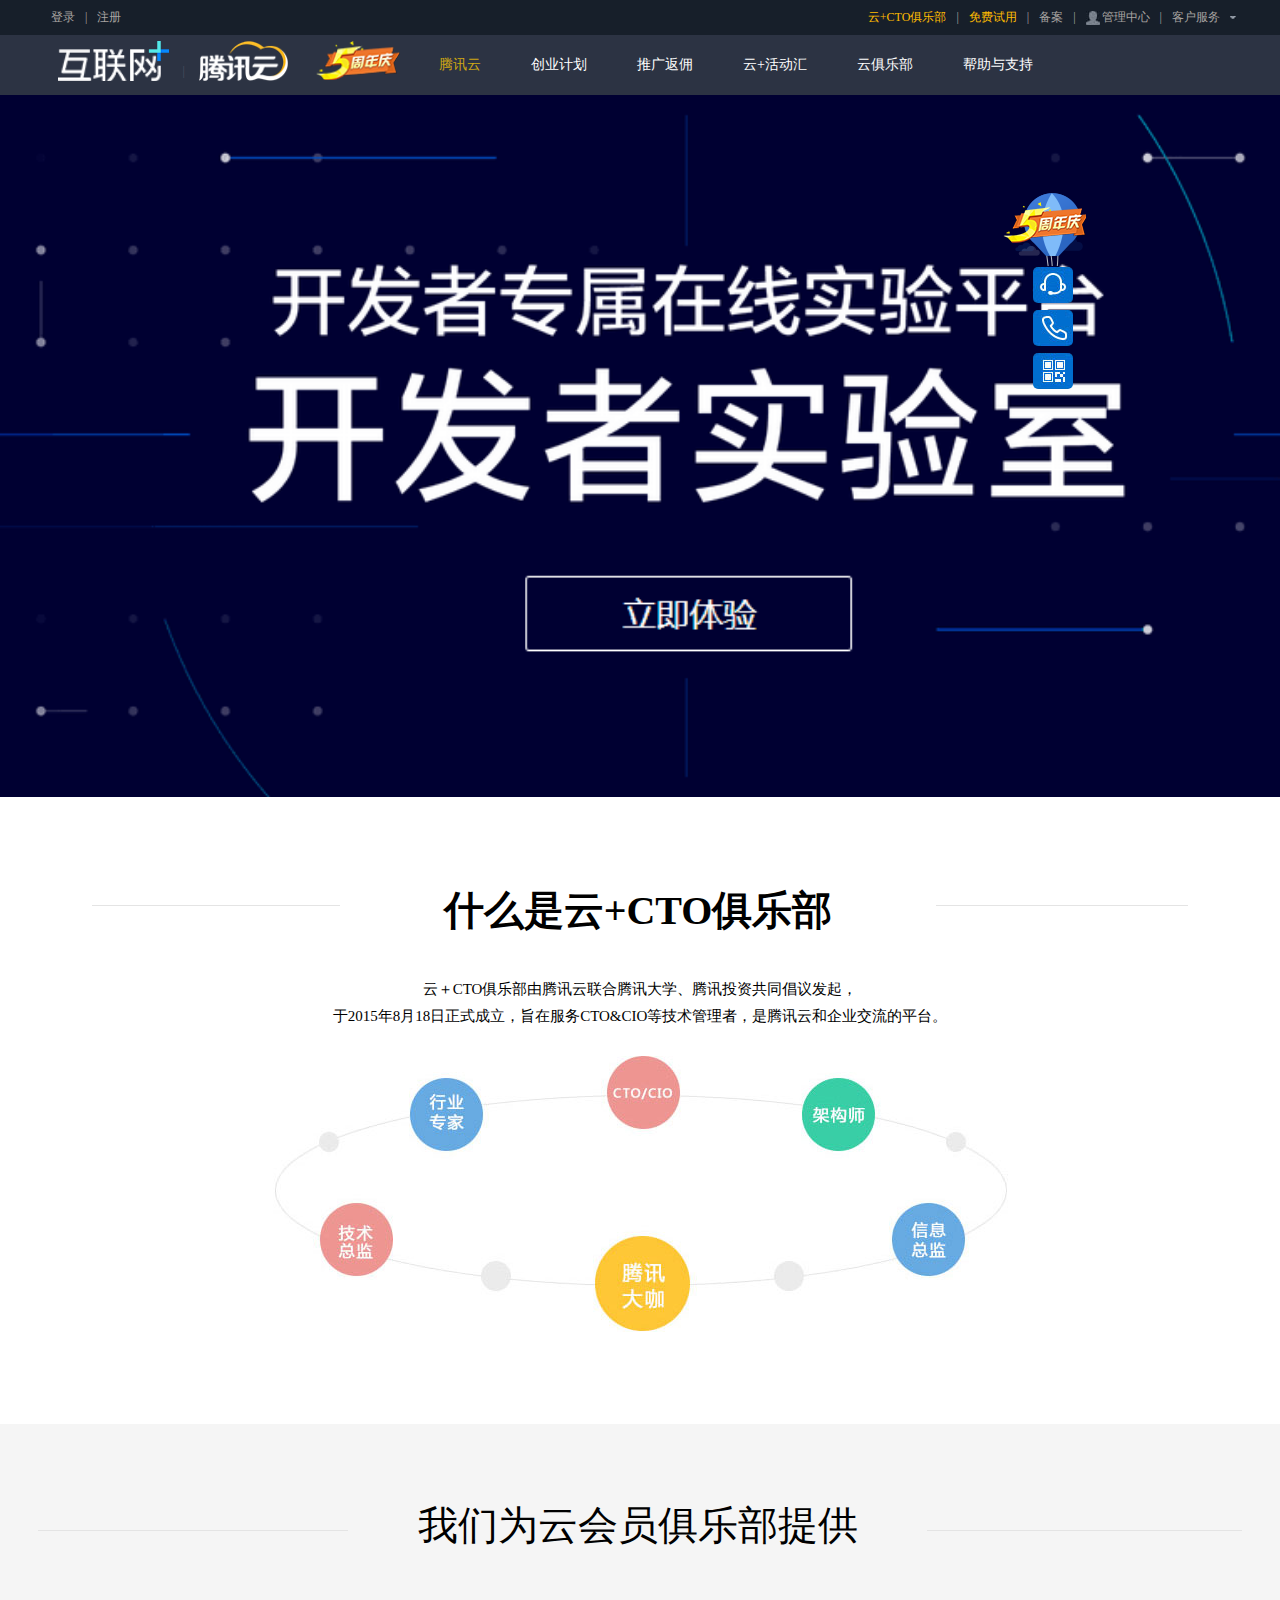
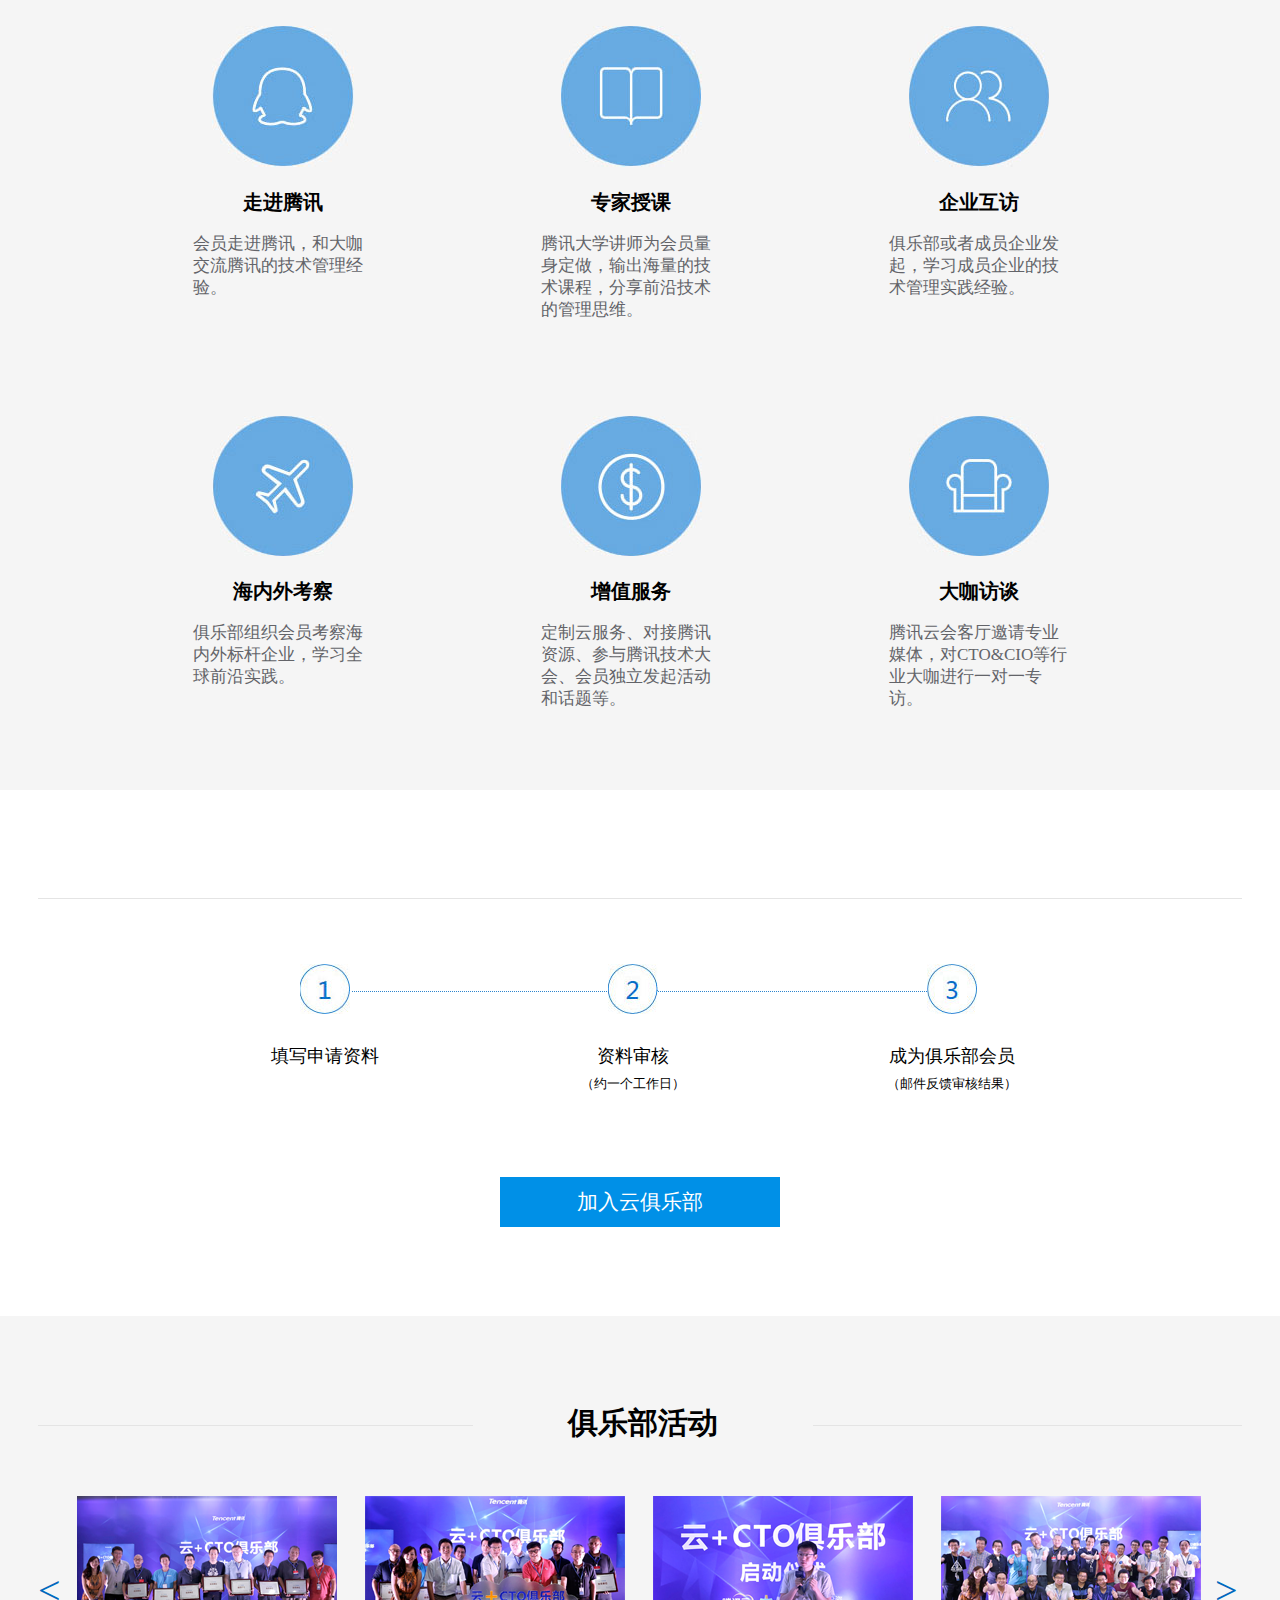
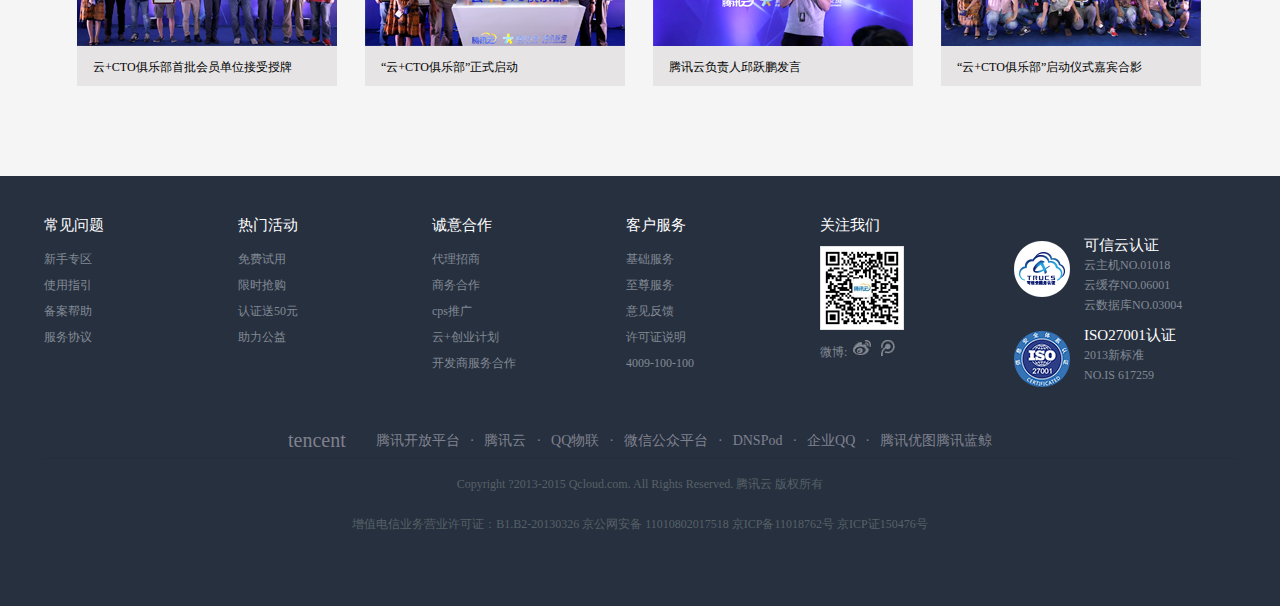
<file: julebu.html>
<!DOCTYPE html>
<html>
	<head>
		<meta charset="UTF-8">
		<title></title>
		<link href="css/style.css" rel="stylesheet" />
		<link rel="stylesheet" type="text/css" href="css/julebu.css"/>
	</head>
	<body>
		<div class="header">
			<div class="h_logo">
				<div class="logo_inner">
					<p><a href="#">登录</a><span>|</span><a href="login.html">注册</a></p>
					<ul>
						<li><a class="jinse" href="#">云+CTO俱乐部</a><span>|</span></li>
						<li><a class="jinse" href="#">免费试用</a><span>|</span></li>
						<li><a href="#">备案</a><span>|</span></li>
						<li class="guanli"><a href="#">管理中心</a><span>|</span></li>
						<li><a class="kehufuwu" href="#">客户服务</a></li>
					</ul>
				</div>
			</div>
			<div class="h_nav">
				<div class="nav_inner">
					<div class="pic">
						<img src="images/internet-plus.png">
						<span>|</span>
						<img src="images/qcloud-logo.png">
						<img src="images/5-years.png">
					</div>
					<ul>
						<li class="jinse"><a href="index.html">腾讯云</a></li>
						<li><a href="chuangye.html">创业计划</a></li>
						<li><a href="tuiguang.html">推广返佣</a></li>
						<li><a href="huodonghui.html">云+活动汇</a></li>
						<li><a href="julebu.html">云俱乐部</a></li>
						<li><a href="#">帮助与支持</a></li>
					</ul>
				</div>
			</div>
		</div>
		<div class="banner">
			<div class="b_inner">
		
			</div>
		</div>
		<DIV class="main1">
			<p class="p1">云＋CTO俱乐部由腾讯云联合腾讯大学、腾讯投资共同倡议发起，</p>
			<p>于2015年8月18日正式成立，旨在服务CTO&CIO等技术管理者，是腾讯云和企业交流的平台。</p>
			<img src="images/julebu1_03.jpg">
			<span>什么是云+CTO俱乐部</span>
		</DIV>
		<div class="main2">
			<div class="m2_inner">
				<div class="zhixian">
					<span>我们为云会员俱乐部提供</span>
				</div>
				<div class="m2_pictext m2_pictext2">
					<img src="images/julebu2_03.jpg"/>
					<h3>走进腾讯</h3>
					<p>会员走进腾讯，和大咖交流腾讯的技术管理经验。</p>
				</div>
				<div class="m2_pictext">
					<img src="images/julebu2_05.jpg"/>
					<h3>专家授课</h3>
					<p>腾讯大学讲师为会员量身定做，输出海量的技术课程，分享前沿技术的管理思维。</p>
				</div>
				<div class="m2_pictext">
					<img src="images/julebu2_07.jpg"/>
					<h3>企业互访</h3>
					<p>俱乐部或者成员企业发起，学习成员企业的技术管理实践经验。</p>
				</div>
				<div class="m2_pictext m2_pictext2">
					<img src="images/julebu2_12.jpg"/>
					<h3>海内外考察</h3>
					<p>俱乐部组织会员考察海内外标杆企业，学习全球前沿实践。</p>
				</div>
				<div class="m2_pictext">
					<img src="images/julebu2_13.jpg"/>
					<h3>增值服务</h3>
					<p>定制云服务、对接腾讯资源、参与腾讯技术大会、会员独立发起活动和话题等。</p>
				</div>
				<div class="m2_pictext">
					<img src="images/julebu2_14.jpg"/>
					<h3>大咖访谈</h3>
					<p>腾讯云会客厅邀请专业媒体，对CTO&CIO等行业大咖进行一对一专访。</p>
				</div>
			</div>
		</div>
		<div class="main3">
			<div class="xuxian"></div>
				<ul>
					<li>
						<img src="images/liuceng_03.jpg">
						<h3>填写申请资料</h3>
						<p></p>
					</li>
					<li>
						<img src="images/liuceng_05.jpg">
						<h3>资料审核</h3>
						<p>（约一个工作日）</p>
					</li>
					<li>
						<img src="images/liuceng_07.jpg">
						<h3>成为俱乐部会员</h3>
						<p>（邮件反馈审核结果）</p>
					</li>
				</ul>
			<a href="">加入云俱乐部</a>
		</div>
		<div class="main4">
			<div class="m4_inner">
				<div class="zhixian"><h2>俱乐部活动</h2></div>
				<ul>
					<li class="lr">
						<a href=""><</a>
					</li>
					<li>
						<a href=""><img src="images/img3.png" /></a>
						<a href=""><p>云+CTO俱乐部首批会员单位接受授牌</p></a>
					</li>
					<li>
						<a href=""><img src="images/img4.png" /></a>
						<a href=""><p>“云+CTO俱乐部”正式启动</p></a>
					</li>
					<li>
						<a href=""><img src="images/img1.png" /></a>
						<a href=""><p>腾讯云负责人邱跃鹏发言</p></a>
					</li>
					<li>
						<a href=""><img src="images/img2.png" /></a>
						<a href=""><p>“云+CTO俱乐部”启动仪式嘉宾合影</p></a>
					</li>
					<li class="lr">
						<a href="">></a>
					</li>
				</ul>
				
			</div>
		</div>
		<div class="footer">
			<div class="f_inner">
				<div class="f_buju">
					<dl>
						<dt>常见问题</dt>
						<dd><a href="#">新手专区</a></dd>
						<dd><a href="#">使用指引</a></dd>
						<dd><a href="#">备案帮助</a></dd>
						<dd><a href="#">服务协议</a></dd>
					</dl>
					<dl>
						<dt>热门活动</dt>
						<dd><a href="#">免费试用</a></dd>
						<dd><a href="#">限时抢购</a></dd>
						<dd><a href="#">认证送50元</a></dd>
						<dd><a href="#">助力公益</a></dd>
					</dl>
					<dl>
						<dt>诚意合作</dt>
						<dd><a href="#">代理招商</a></dd>
						<dd><a href="#">商务合作</a></dd>
						<dd><a href="#">cps推广</a></dd>
						<dd><a href="#">云+创业计划</a></dd>
						<dd><a href="#">开发商服务合作</a></dd>
					</dl>

					<dl>
						<dt>客户服务</dt>
						<dd><a href="#">基础服务</a></dd>
						<dd><a href="#">至尊服务</a></dd>
						<dd><a href="#">意见反馈</a></dd>
						<dd><a href="#">许可证说明</a></dd>
						<dd><a href="#">4009-100-100</a></dd>
					</dl>
					<dl>
						<dt>关注我们</dt>
						<dd><img src="images/tc-footer-qr.png" /></dd>
						<dd>微博:&nbsp;&nbsp;<a href="#"><img src="images/weibo_06.jpg" /></a>
						&nbsp;&nbsp;<a href="#"><img src="images/weibo_03.jpg"></a>
						</dd>
					</dl>

					<div class="tubiao">
						<img src="images/tc-footer-ct-1.png">
						<dl>
							<dt>可信云认证</dt>
							<dd>云主机NO.01018</dd>
							<dd>云缓存NO.06001</dd>
							<dd>云数据库NO.03004</dd>
						</dl>
					</div>
					<div class="tubiao">
						<img src="images/tc-footer-ct-2.png">
						<dl>
							<dt>ISO27001认证</dt>
							<dd>2013新标准</dd>
							<dd>NO.IS 617259</dd>
						</dl>
					</div>
				</div>
				<div class="tencent">
					<ul>
						<li class="ten">tencent</li>
						<li>腾讯开放平台 </li>
						<li>腾讯云 <span>·</span></li>
						<li>QQ物联 <span>·</span></li>
						<li>微信公众平台 <span>·</span></li>
						<li>DNSPod <span>·</span></li>
						<li>企业QQ <span>·</span></li>
						<li>腾讯优图 <span>·</span></li>
						<li>腾讯蓝鲸</li>
					</ul>
				</div>
				<div class="copy">
					<p>Copyright ?2013-2015 Qcloud.com. All Rights Reserved. 腾讯云 版权所有</p>
					<p>增值电信业务营业许可证：B1.B2-20130326 京公网安备 11010802017518 京ICP备11018762号 京ICP证150476号</p>
				</div>
			</div>
		</div>
		<div class="youdw">
					<a href="#"><img class="qiqiu" src="images/5-years-service.png"></a>
					<a href="#"><img src="images/banner1_03.jpg"></a>
					<a href="#"><img class="shouji" src="images/banner1_06.jpg"></a>
					<a href="#"><img src="images/banner1_08.jpg"></a>
				</div>
	</body>
</html>
</file>
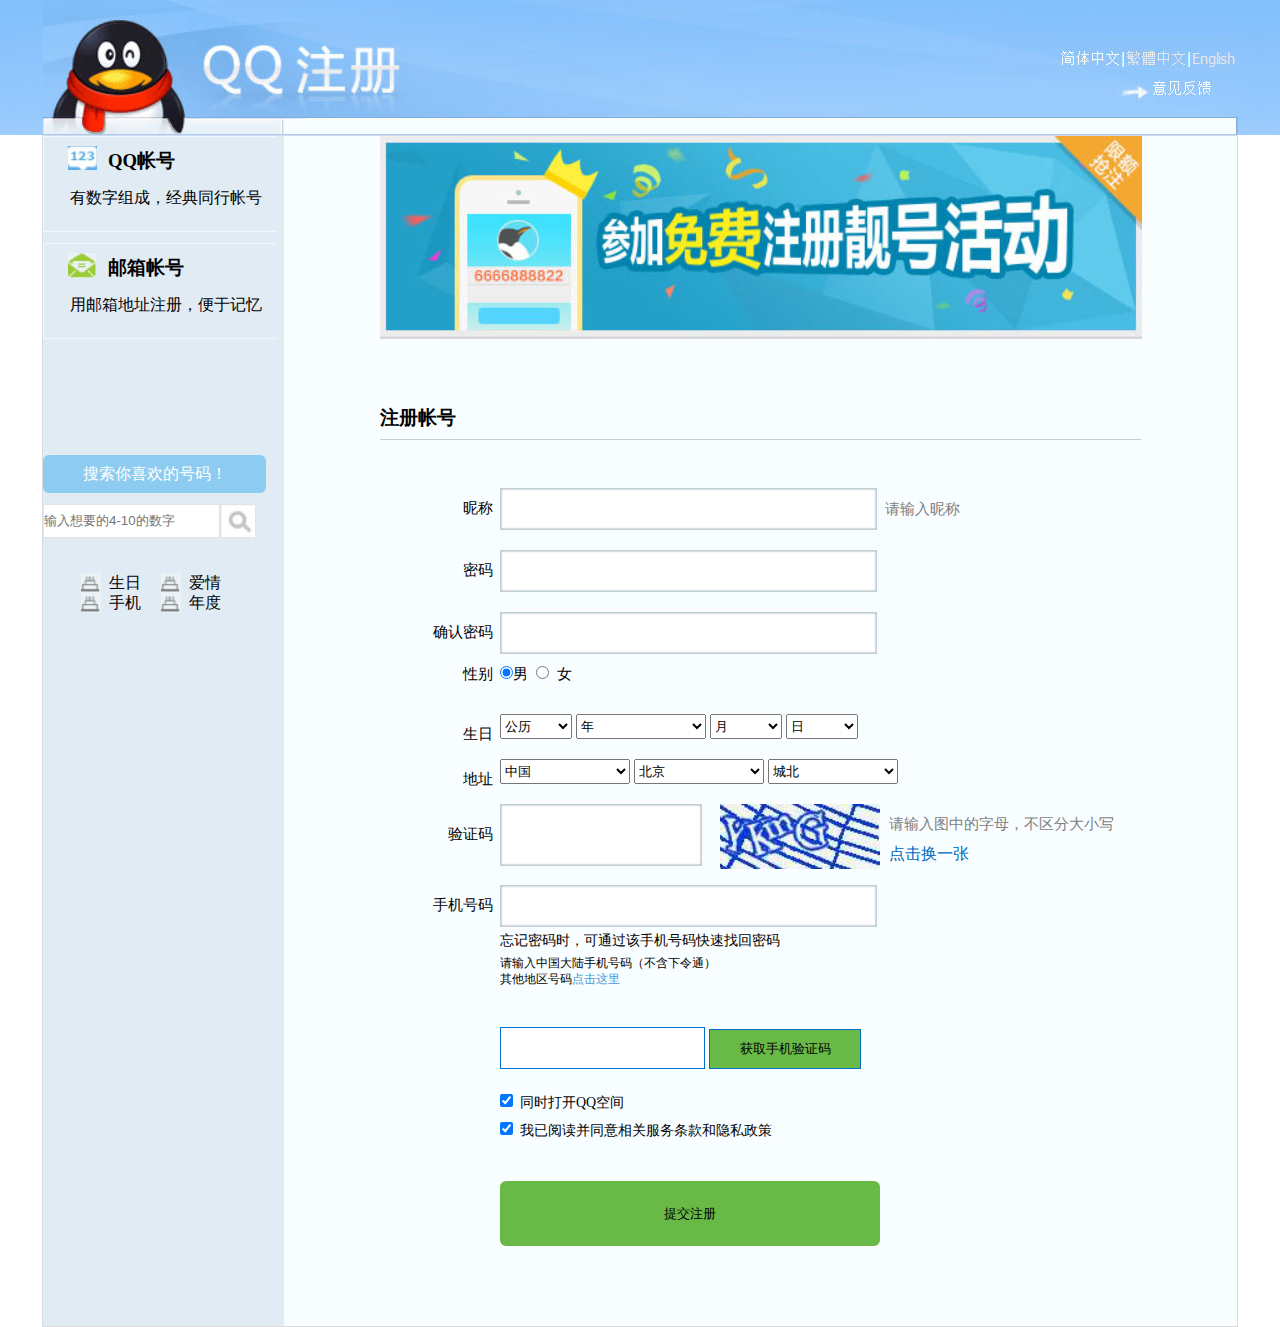
<file: login.html>
<!DOCTYPE html>
<html>
	<head>
		<meta charset="UTF-8">
		<title></title>
		<link href="css/login.css" rel="stylesheet" />
	</head>
	<body>
		<div class="header">
			<div class="h_inner">
		</div>			
		<div class="main">
				<div class="m_left">
					<ul>
						
						<li class="qq">
							<a href="">
							<h3>QQ帐号</h3>
							<p>有数字组成，经典同行帐号</p>
							</a>
						</li>
						<li class="youxiang">
							<a href="">
							<h3>邮箱帐号</h3>
							<p>用邮箱地址注册，便于记忆</p>
							</a>
						</li>
						<li></li>
					</ul>
					<div class="ziliao">
						<p>搜索你喜欢的号码！</p>
						<form>
							<input class="text" type="text" placeholder="输入想要的4-10的数字" />
							<input class="sub" type="submit" value="" />
						</form>
						<div class="sas">
						<div class="sasn">
							<img src="images/qqleft_11.jpg">
							<span>生日</span>
						</div>
							<div class="sasn">
							<img src="images/qqleft_11.jpg">
							<span>爱情</span>
							</div>
							<div class="sasn">
							<img src="images/qqleft_11.jpg">
							<span>手机</span>
						</div>
						<div class="sasn">
							<img src="images/qqleft_11.jpg">
							<span>年度</span>
						</div>
						</div>
					</div>
				</div>
				<div class="m_right">
					<img src="images/qqdatupian_06.jpg">
					<h3>注册帐号</h3>
					<form>
						<div class="zuce">
							<span>昵称&nbsp;&nbsp;</span>
							<input class="text" type="text" />&nbsp;&nbsp;<span class="zhushi">请输入昵称</span>
						</div>
						<div class="zuce">
							<span>密码&nbsp;&nbsp;</span><input class="text" type="text" />
						</div>
						<div class="zuce">
							<span>确认密码&nbsp;&nbsp;</span><input class="text" type="text" />
						</div>
						<span>性别&nbsp;&nbsp;</span><input type="radio" value="" checked="checked" name="sex" /><span class="sex">男</span>&nbsp;&nbsp;<input type="radio" value=""name="sex" /><span class="sex">&nbsp;&nbsp;女</span>
						<div class="bridy">
							<span>生日&nbsp;&nbsp;</span>
							<select>
								<option>公历</option>
								<option>阴历</option>
							</select>
							<select class="yeal">
								<option>年</option>
								<option>1990</option>
								<option>1990</option>
								<option>1990</option>
								<option>1990</option>
								<option>1990</option>
								<option>1990</option>
							</select>
							<select>
								<option>月</option>
								<option>5</option>
								<option>5</option>
								<option>5</option>
								<option>5</option>
								<option>5</option>
							</select>
							<select>
								<option>日</option>
								<option>30</option>
								<option>30</option>
								<option>30</option>
								<option>30</option>
							</select>
						</div>
							<div class="bridy">
							<span>地址&nbsp;&nbsp;</span>
							<select class="yeal">
								<option>中国</option>
								<option>北京</option>
								<option>四川</option>
								<option>上海</option>
								<option>1990</option>
								<option>1990</option>
								<option>1990</option>
							</select>
							<select class="yeal">
								<option>北京</option>
								<option>5</option>
								<option>5</option>
								<option>5</option>
								<option>5</option>
								<option>5</option>
							</select>
							<select class="yeal">
								<option>城北</option>
								<option>30</option>
								<option>30</option>
								<option>30</option>
								<option>30</option>
							</select>
						</div>
						<div class="zuce">
							<span class="yzmt">验证码&nbsp;&nbsp;</span>
							<input class="text yzm" type="text" />
							<img src="images/yzm_03.jpg">&nbsp;&nbsp;<span class="zhushi">请输入图中的字母，不区分大小写</span><br>&nbsp;&nbsp;<a href="">点击换一张</a>
						</div>
						<div class="zuce">
							<span>手机号码&nbsp;&nbsp;</span><input class="text" type="text" />
						</div>
						<p>忘记密码时，可通过该手机号码快速找回密码</p>
						<p class="xnt">请输入中国大陆手机号码（不含下令通）</p>
						<p class="xnt">其他地区号码<a href="#">点击这里</a></p>
						<div class="zuce">
							<input class="huoqu" type="text" />
							<input class="btn" type="button" value="获取手机验证码" />
						</div>
						<div class="zuce">
							<p><input type="checkbox" checked="checked"/>&nbsp;&nbsp;同时打开QQ空间</p>
							<p><input type="checkbox" checked="checked"  />&nbsp;&nbsp;我已阅读并同意相关服务条款和隐私政策</p>
						</div>
						<br /><br />
						<input class="sb" type="submit" value="提交注册" />
					</form>
					
				</div>
			</div>	
	</body>
</html>
</file>
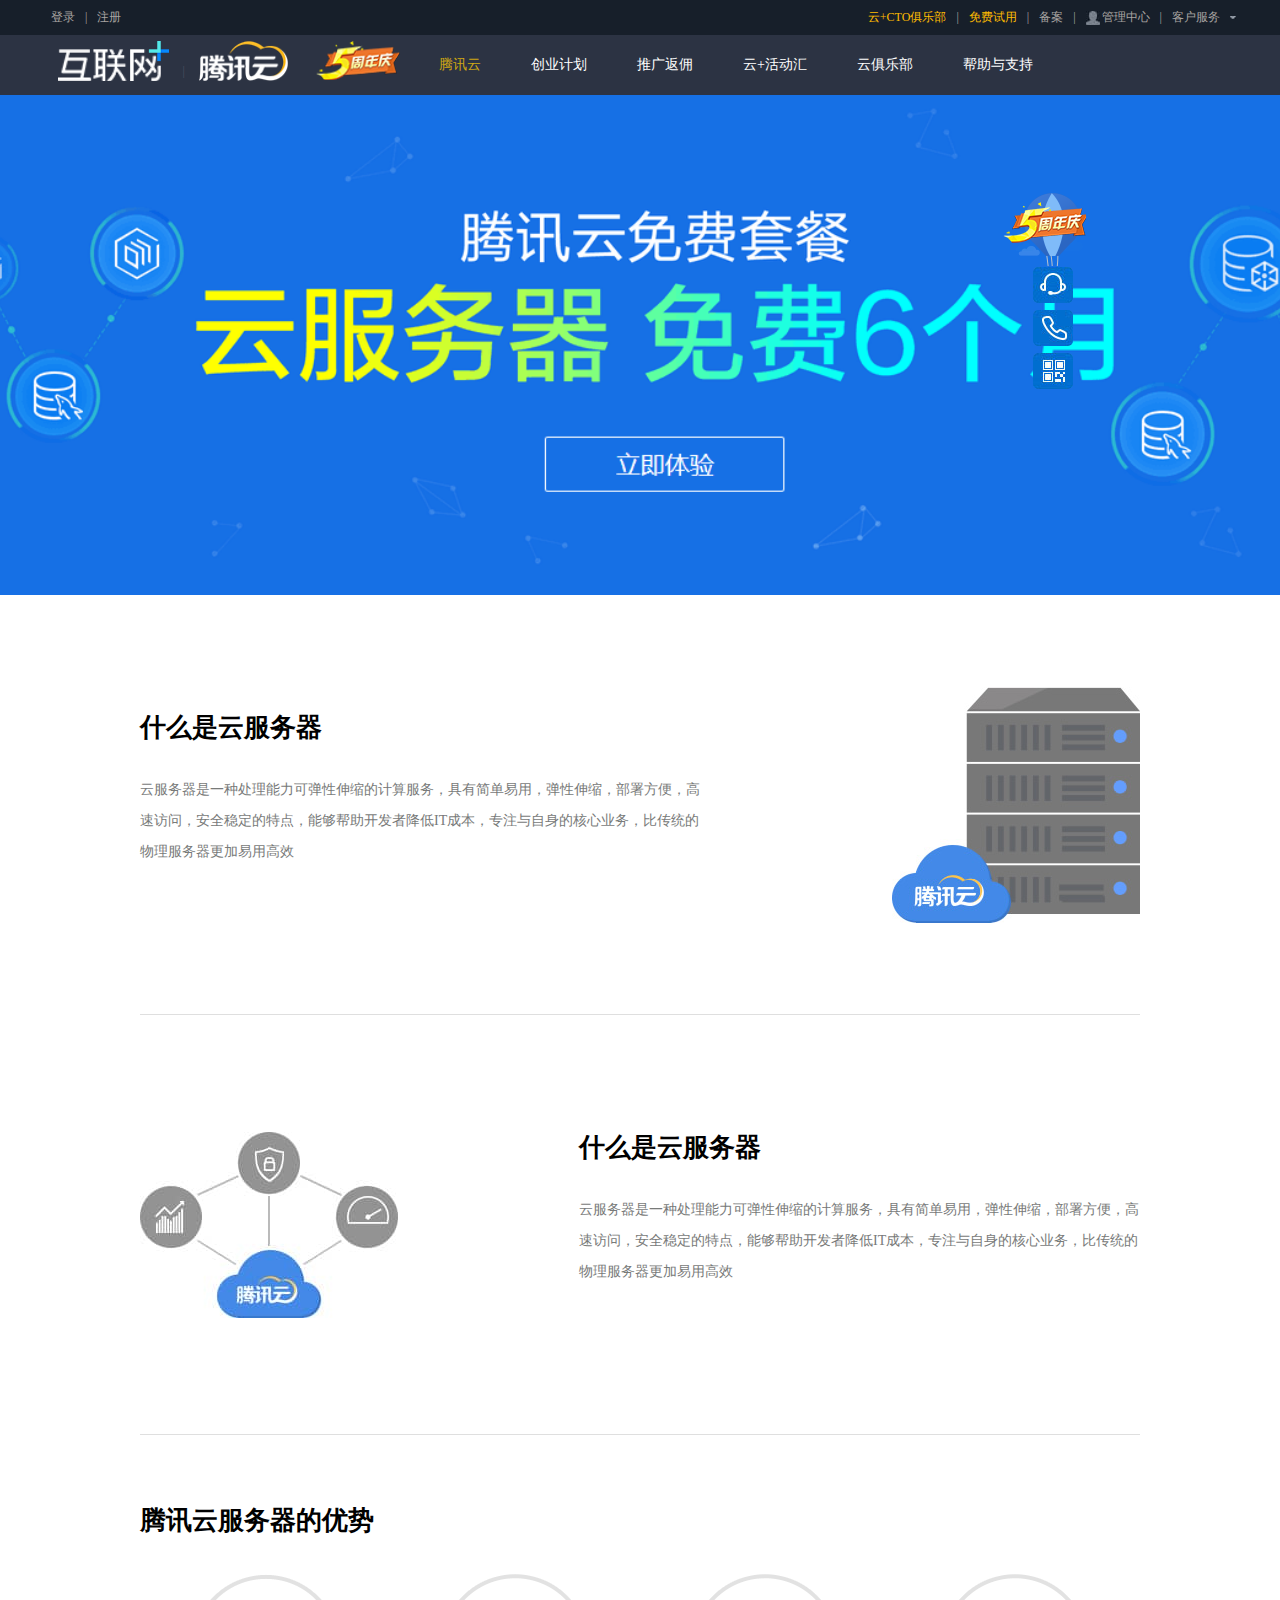
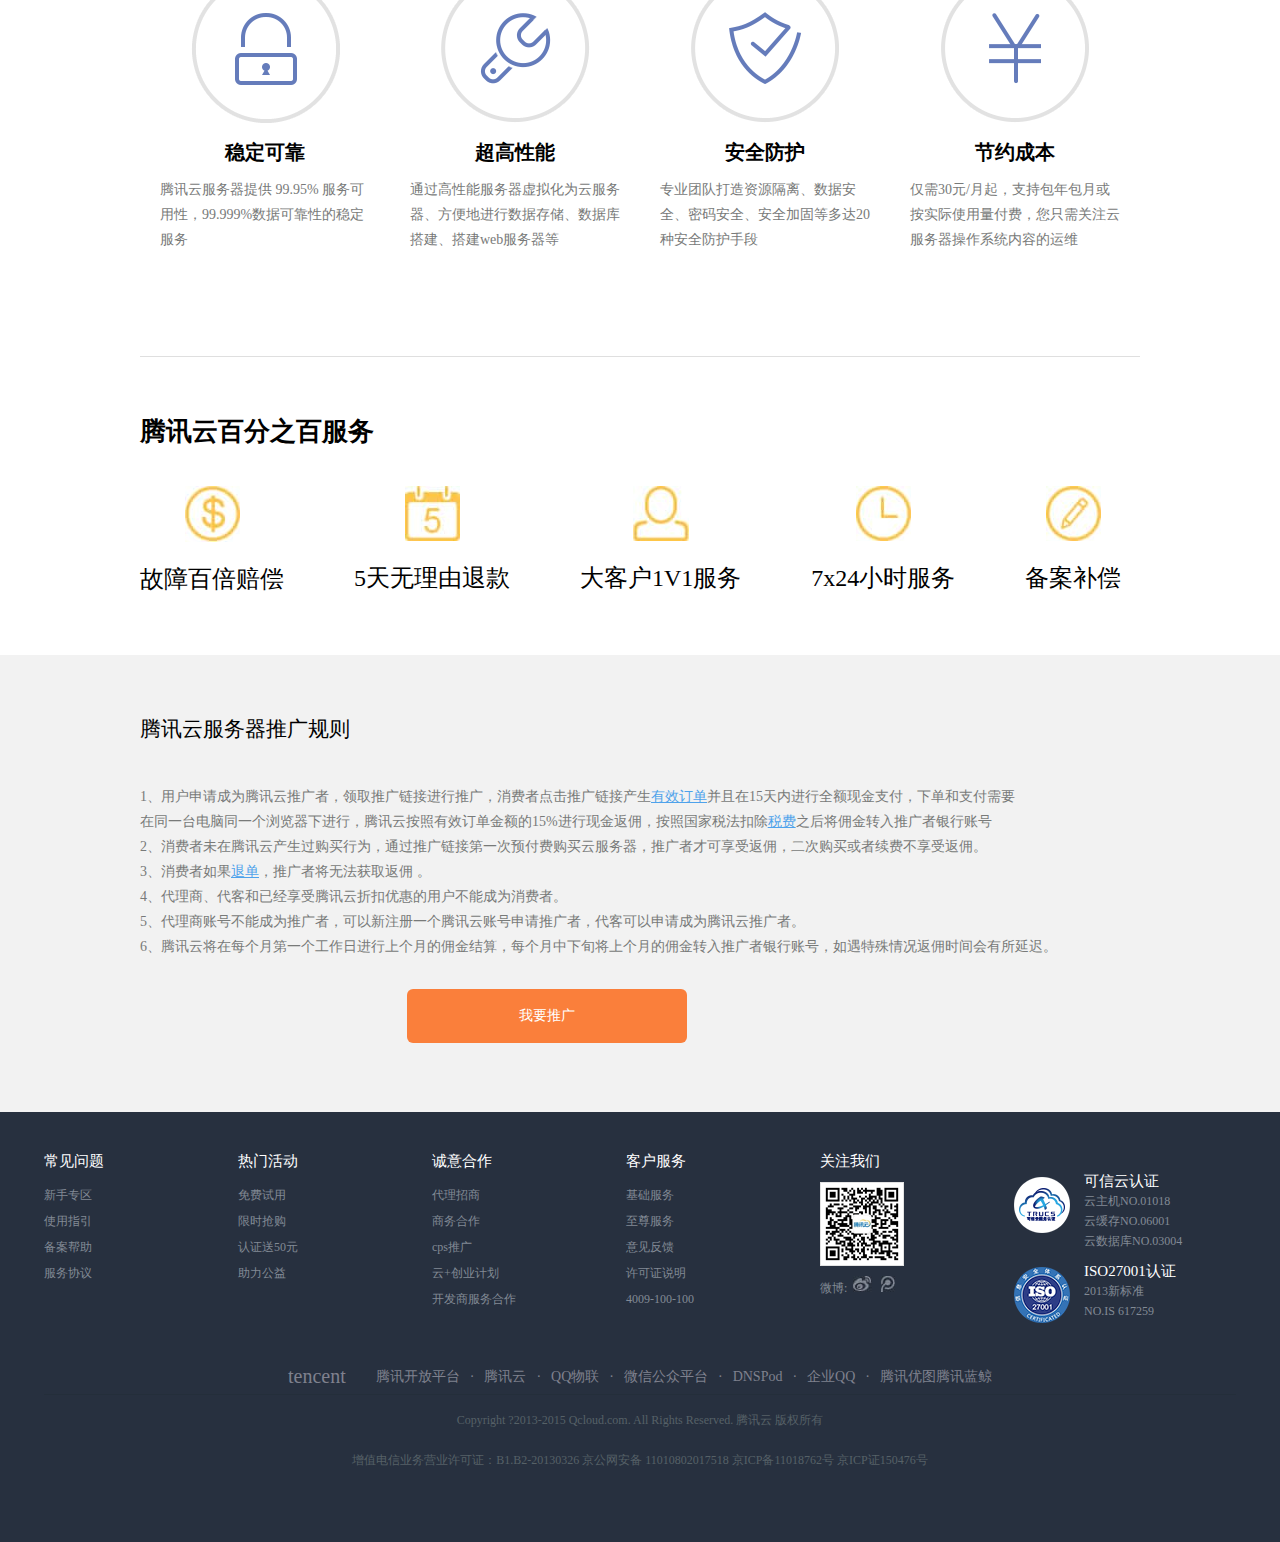
<file: tuiguang.html>
<!DOCTYPE html>
<html>
	<head>
		<meta charset="UTF-8">
		<title></title>
		<link href="css/style.css" rel="stylesheet">
		<link rel="stylesheet" type="text/css" href="css/tuiguang.css"/>
	</head>
	<body>
		<div class="header">
			<div class="h_logo">
				<div class="logo_inner">
					<p><a href="#">登录</a><span>|</span><a href="login.html">注册</a></p>
					<ul>
						<li><a class="jinse" href="#">云+CTO俱乐部</a><span>|</span></li>
						<li><a class="jinse" href="#">免费试用</a><span>|</span></li>
						<li><a href="#">备案</a><span>|</span></li>
						<li class="guanli"><a href="#">管理中心</a><span>|</span></li>
						<li><a class="kehufuwu" href="#">客户服务</a></li>
					</ul>
				</div>
			</div>
			<div class="h_nav">
				<div class="nav_inner">
					<div class="pic">
						<img src="images/internet-plus.png">
						<span>|</span>
						<img src="images/qcloud-logo.png">
						<img src="images/5-years.png">
					</div>
					<ul>
						<li class="jinse"><a href="index.html">腾讯云</a></li>
						<li><a href="chuangye.html">创业计划</a></li>
						<li><a href="tuiguang.html">推广返佣</a></li>
						<li><a href="huodonghui.html">云+活动汇</a></li>
						<li><a href="julebu.html">云俱乐部</a></li>
						<li><a href="#">帮助与支持</a></li>
					</ul>
				</div>
			</div>
		</div>
		<div class="banner">
		</div>
		<div class="main">
			<div class="m_pictext">
				<h3>什么是云服务器</h3>
				<p>云服务器是一种处理能力可弹性伸缩的计算服务，具有简单易用，弹性伸缩，部署方便，高速访问，安全稳定的特点，能够帮助开发者降低IT成本，专注与自身的核心业务，比传统的物理服务器更加易用高效</p>
			</div>
			<div class="m_pictext m_pictext2">
				<div class="tex">
				<h3>什么是云服务器</h3>
				<p>云服务器是一种处理能力可弹性伸缩的计算服务，具有简单易用，弹性伸缩，部署方便，高速访问，安全稳定的特点，能够帮助开发者降低IT成本，专注与自身的核心业务，比传统的物理服务器更加易用高效</p>
				</div>
			</div>
			<div class="youshi">
				<h3>腾讯云服务器的优势</h3>
				<div class="pictext">
					<img src="images/big_property.png">
					<h4>稳定可靠</h4>
					<p>腾讯云服务器提供 99.95% 服务可用性，99.999%数据可靠性的稳定服务</p>
				</div>
				<div class="pictext">
					<img src="images/big_property2.png">
					<h4>超高性能</h4>
					<p>通过高性能服务器虚拟化为云服务器、方便地进行数据存储、数据库搭建、搭建web服务器等</p>
				</div>
				<div class="pictext">
					<img src="images/big_property3.png">
					<h4>安全防护</h4>
					<p>专业团队打造资源隔离、数据安全、密码安全、安全加固等多达20种安全防护手段</p>
				</div>
				<div class="pictext">
					<img src="images/big_property4.png">
					<h4>节约成本</h4>
					<p>仅需30元/月起，支持包年包月或按实际使用量付费，您只需关注云服务器操作系统内容的运维</p>
				</div>
			</div>
			<div class="serve">
				<h3>腾讯云百分之百服务</h3>
				<div class="serve_inner">
					<img src="images/hundred.jpg" />
					<h4>故障百倍赔偿</h4>
				</div>
				<div class="serve_inner">
					<img src="images/hundred2.jpg">
					<h4>5天无理由退款</h4>
				</div>
				<div class="serve_inner">
					<img src="images/hundred3.jpg" />
					<h4>大客户1V1服务</h4>
				</div>
				<div class="serve_inner">
					<img src="images/hundred4.jpg" />
					<h4>7x24小时服务</h4>
				</div>
				<div class="serve_inner last">
					<img src="images/hundred5.jpg" />
					<h4>备案补偿</h4>
				</div>
			</div>
		</div>	
		<div class="rule">
			<div class="r_inner">
				<dl>
					<dt>腾讯云服务器推广规则</dt>
					<dd>1、用户申请成为腾讯云推广者，领取推广链接进行推广，消费者点击推广链接产生<a href="">有效订单</a>并且在15天内进行全额现金支付，下单和支付需要<br/>在同一台电脑同一个浏览器下进行，腾讯云按照有效订单金额的15%进行现金返佣，按照国家税法扣除<a href="">税费</a>之后将佣金转入推广者银行账号</dd>
					<dd>2、消费者未在腾讯云产生过购买行为，通过推广链接第一次预付费购买云服务器，推广者才可享受返佣，二次购买或者续费不享受返佣。</dd>
					<dd>3、消费者如果<a href="">退单</a>，推广者将无法获取返佣 。</dd>
					<dd>4、代理商、代客和已经享受腾讯云折扣优惠的用户不能成为消费者。</dd>
					<dd>5、代理商账号不能成为推广者，可以新注册一个腾讯云账号申请推广者，代客可以申请成为腾讯云推广者。</dd>
					<dd>6、腾讯云将在每个月第一个工作日进行上个月的佣金结算，每个月中下旬将上个月的佣金转入推广者银行账号，如遇特殊情况返佣时间会有所延迟。</dd>
				</dl>
				<a class="tuig" href="#">我要推广</a>
			</div>
		</div>
		<div class="footer">
			<div class="f_inner">
				<div class="f_buju">
					<dl>
						<dt>常见问题</dt>
						<dd><a href="#">新手专区</a></dd>
						<dd><a href="#">使用指引</a></dd>
						<dd><a href="#">备案帮助</a></dd>
						<dd><a href="#">服务协议</a></dd>
					</dl>
					<dl>
						<dt>热门活动</dt>
						<dd><a href="#">免费试用</a></dd>
						<dd><a href="#">限时抢购</a></dd>
						<dd><a href="#">认证送50元</a></dd>
						<dd><a href="#">助力公益</a></dd>
					</dl>
					<dl>
						<dt>诚意合作</dt>
						<dd><a href="#">代理招商</a></dd>
						<dd><a href="#">商务合作</a></dd>
						<dd><a href="#">cps推广</a></dd>
						<dd><a href="#">云+创业计划</a></dd>
						<dd><a href="#">开发商服务合作</a></dd>
					</dl>

					<dl>
						<dt>客户服务</dt>
						<dd><a href="#">基础服务</a></dd>
						<dd><a href="#">至尊服务</a></dd>
						<dd><a href="#">意见反馈</a></dd>
						<dd><a href="#">许可证说明</a></dd>
						<dd><a href="#">4009-100-100</a></dd>
					</dl>
					<dl>
						<dt>关注我们</dt>
						<dd><img src="images/tc-footer-qr.png" /></dd>
						<dd>微博:&nbsp;&nbsp;<a href="#"><img src="images/weibo_06.jpg" /></a>
						&nbsp;&nbsp;<a href="#"><img src="images/weibo_03.jpg"></a>
						</dd>
					</dl>

					<div class="tubiao">
						<img src="images/tc-footer-ct-1.png">
						<dl>
							<dt>可信云认证</dt>
							<dd>云主机NO.01018</dd>
							<dd>云缓存NO.06001</dd>
							<dd>云数据库NO.03004</dd>
						</dl>
					</div>
					<div class="tubiao">
						<img src="images/tc-footer-ct-2.png">
						<dl>
							<dt>ISO27001认证</dt>
							<dd>2013新标准</dd>
							<dd>NO.IS 617259</dd>
						</dl>
					</div>
				</div>
				<div class="tencent">
					<ul>
						<li class="ten">tencent</li>
						<li>腾讯开放平台 </li>
						<li>腾讯云 <span>·</span></li>
						<li>QQ物联 <span>·</span></li>
						<li>微信公众平台 <span>·</span></li>
						<li>DNSPod <span>·</span></li>
						<li>企业QQ <span>·</span></li>
						<li>腾讯优图 <span>·</span></li>
						<li>腾讯蓝鲸</li>
					</ul>
				</div>
				<div class="copy">
					<p>Copyright ?2013-2015 Qcloud.com. All Rights Reserved. 腾讯云 版权所有</p>
					<p>增值电信业务营业许可证：B1.B2-20130326 京公网安备 11010802017518 京ICP备11018762号 京ICP证150476号</p>
				</div>
			</div>
		</div>
		<div class="youdw">
					<a href="#"><img class="qiqiu" src="images/5-years-service.png"></a>
					<a href="#"><img src="images/banner1_03.jpg"></a>
					<a href="#"><img class="shouji" src="images/banner1_06.jpg"></a>
					<a href="#"><img src="images/banner1_08.jpg"></a>
				</div>
	</body>
</html>
</file>
<file: css/style.css>
body,h1,h2,h3,h4,h5,h6,p,ul,dl,dt,dd,input,textarea{margin:0;padding: 0;}
a{text-decoration: none; color: #000000;}
ul{list-style: none;}
img,input,textarea{border: 0;}
.header{height: 95px;}
.h_logo{height: 35px;background: #171f2a;}
.logo_inner{width: 1192px;height: 35px;margin: 0 auto;}
.logo_inner p{line-height: 35px;font-size: 12px;float: left;margin-left: 7px;}
.logo_inner a{color:#a8a4a1 ;}
.logo_inner span{line-height: 35px;font-size: 12px;padding: 0 10px;color:#a8a4a1 ;}
.logo_inner ul{float: right;}
.logo_inner ul li{float: left;font-size: 12px;line-height: 35px;}
.logo_inner ul .guanli{background: url(../images/touxiang_03.jpg) no-repeat left center;height: 35px;padding-left: 16px;}
.logo_inner ul .kehufuwu{background: url(../images/xiasanjiao_03.jpg) no-repeat right center;height: 35px;padding-right: 16px;}
.logo_inner ul .jinse{color: #ffbd00;}

.h_nav{height: 60px;background: #2c3343;}
.nav_inner{width: 1192px;height: 60px;margin: 0 auto;}
.h_nav .pic{float: left;margin-top: 6px;}
.h_nav .pic span{color: #495060;display:block;font-size: 12px;float: left;line-height: 60px;}
.h_nav .pic img{float: left;height:40px;margin: 0 14px;}
.h_nav ul{float: left;}
.h_nav ul li{float: left;line-height: 60px;font-size: 14px;}
.h_nav ul li a{color: #fff;display: block;padding: 0 25px;}
.h_nav ul .jinse a{color: #d0a812;}
.h_nav ul li a:hover{display: block;background: #202833;}
/*底部*/
.footer{background:#27303f;height: 430px;}
.footer .f_inner{width:1192px;margin: 0 auto;}
.footer .f_inner .f_buju{height:247px;}
.footer .f_inner dl{width:194px;height: 215px; float: left;}
.footer .f_inner dt{line-height: 41px;padding-top: 29px;color: #fff;font-size: 15px;}
.footer .f_inner dd{line-height: 26px; font-size: 12px;color:#828a95;}
.footer .f_inner dd a{color:#828a95;}
.footer .f_inner dd a:hover{color: #0078E0;}
.footer .f_inner .tubiao {float:left;width: 168px;height: 80px;margin-bottom: 10px;}
.tubiao img {float: left;margin-top: 65px;}
.footer .f_inner .tubiao dl{width: 168px;height:80px;float: none;margin: 30px 0 0 70px;}
.footer .f_inner .tubiao dt{line-height: 20px;}
.footer .f_inner .tubiao dd{line-height: 20px;}
.tencent{height: 35px; text-align: center;border-bottom: 1px solid #242e3a;}
.tencent span{float:left;margin-left: 50px;}
.tencent ul{display: inline-block;}
.tencent ul li{line-height: 35px;height: 35px;font-size: 14px;float: left;color: #7f818e;}
.tencent ul li span{margin: 0 10px;}
.tencent ul .ten{font-size: 20px;margin-right: 30px;}
.footer .copy{text-align: center;line-height: 30px;font-size: 12px;color: #566167;}
.footer .copy p{padding-top: 10px;}
/*回顶部*/
.youdw{width: 83px;height: 202px;position:fixed;right: 164px;bottom: 505px;text-align: center;}
.youdw img{display: block;border-radius:5px;}
.youdw .qiqiu{margin-left: -30px;}
.youdw .shouji{margin: 7px 0;}
</file>
<file: css/index.css>
.banner{background:#7fcdfd url(../images/tengxunyun.png) no-repeat center;height: 500px;width: 100%;position: relative;background-size: cover;}
.b_inner{width: 1192px;margin: 0 auto;position:relative}
.b_inner .choujiang{width: 218px;height: 48px;background: rgba(0,0,0,0);margin-left:77px;padding-top: 366px;}
.b_inner .choujiang a{width: 218px;height: 48px;border: 1px solid #FFBD00;line-height: 48px; text-align: center;font-size: 20px;display: block;color: #f4ee16;}
.test{background-color: #e6e6e6;}
.test .test_inner{width: 1192px;height: 40px;margin: 0 auto;}
.test .test_inner li{line-height:40px;font-size:14px;float: left;width: 397px;background: url(../images/landian_11.jpg) no-repeat 2px center;}
.test .test_inner li a{display: block;margin-left: 17px;}
.main1{width:1192px;margin: 0 auto;height:325px;}
.main1 .sql{text-align:center;width: 183px;height: 242px;border: 1px solid #cbcbcb;float: left;margin:40px 6px;}
.main1 .sql img{margin-top: 26px;}
.main1 .sql h3{line-height: 50px;font-size: 15px;}
.main1 .sql .p{font-size: 13px;margin-bottom: 30px;}
.main1 .sql span{font-size: 20px;color:#ff7547;}
.main1 .sql sup{font-size: 13px;}

.fengexian{border: 1px solid #7FCDFD;height: 1px;}
.game{width: 1192px;margin: 0 auto;text-align: center;height: 130px;}
.game h3{font-size:18px;font-weight:normal;margin-top: 48px;text-align: left;}
.game ul{height:35px;display:inline-block;}
.game ul li{line-height: 35px;height:35px;font-size: 14px;margin: 32px 23px 0 0;float: left;}
.game ul li a{padding: 0 10px;display: block;}
.game ul li a:hover{border-bottom: 1px solid #0078e0;color: #0078e0;}

.gmtext{width: 1192px;height:240px;margin: 0 auto;}
.gmtext .gm{float: left;text-align: center;margin: 0 20px;}
.gmtext .gm h4{font-weight: normal;font-size: 15px;color: #202b4b;}
.gmtext .gm p{font-size:13px;color: #b0a9b1;}

.brand{background-color: #fafbfd;height: 308px;}
.brand_inner{width: 1192px;height: 308px;margin: 0 auto;}
.brand_inner .left{float: left;}
.brand_inner .brandtext{width: 354px;height: 308px;float: left;}
.brand_inner .brandtext .top{height: 84px;margin-bottom: 10px;}
.brand_inner .top h4{color:#332c3e;line-height: 83px;height: 83px;font-size: 16px;float: left;}
.brand_inner .top a{color:#a6afae;line-height: 83px;height: 83px;font-size: 13px;float: right;display: block;color: #196295;}
.brand_inner   li{height: 14px;margin-bottom: 25px;background: url(../images/landian_11.jpg) no-repeat left center;}
.brand_inner   li p{color:#2c303b;line-height:14px;font-size: 14px;float: left;width: 288px;margin-left: 20px;}
.brand_inner   li span{font-size: 13px;float: right;display: block;}
.brand_inner .btx{margin-right: 92px;}

.brand_inner .right{width: 342px;height: 308px;float: right;}
.brand_inner .right img{margin-bottom: 17px;}
.radio{height: 76px;margin: 0 auto;}
.radio .lijiguankan{height: 76px;width: 700px;margin-left: 810px;}
.radio p{line-height: 76px;font-size: 14px;color: #2d363b;float: left;}
.radio a{width: 96px;height: 33px;background: #0071cf;color: #fff;display: block;float: left;line-height: 33px;text-align: center;margin: 22px;}
.bofang{height: 320px;background:#247dd7 url(../images/bgradio_06.jpg) no-repeat center;}
</file>
<file: css/chuangye.css>
.banner{height: 500px;width:100%;background:#d1d6dc url(../images/tengxunyun1.png) no-repeat center;background-size: cover;}
.main1{width: 1200px;margin: 0 auto;height: 1024px;border-bottom:1 solid #0078E0;}
.main1 h3{line-height: 231px;height: 231px;font-size: 60px;text-align: center;font-weight: normal;}
.main1 ul{}
.main1 ul li{width: 186px;height: 390px;text-align: center;margin-right: 145px;float: left;}
.main1 ul .li1{margin-left: 182px;}
.main1 ul li h4{line-height: 74px;font-size: 20px;font-weight: normal;}
.main1 ul li p{line-height: 27px;font-size: 14px;text-align: left;color: #aeaaa1;}

.main2{width: 1200px;margin: 0 auto;height: 1010px;border-top: 1px solid #dbdbdb;position: relative;text-align: center;}
.main2 h3{text-align: center;line-height: 272px;font-size: 60px;font-weight: normal;}
.main2 .xuxian{border-bottom: 1px dotted #0071CF;width: 700px;margin: 0 auto;}
.main2 .liuc{width:180px;float: left;position: relative;left:0; top:-23px;}
.main2 .liuc p{font-size: 15px;margin-left: 0;text-align: center;color: #656a80;}
.main2 .liuc1{margin-left: 150px;}
.main2 .yuan{width: 42px;height: 42px;border: 1px solid #0071CF; border-radius: 21px;text-align: center;line-height: 42px;display: inline-block;background: #fff;color:#656a80;}
.main2 h4{line-height: 122px;width: 140px;margin-top: 43px;margin-left: 75px;font-size: 25px;font-weight: normal;}
.main2 p{line-height: 40px;font-size: 15px;margin-left: 95px;text-align: left;}
.main2 a{width: 280px;height: 50px;background: #0071cd;text-align: center;font-size: 18px;display: inline-block;line-height: 50px;margin-top: 105px;border-radius: 4px;color: #fff;}

.main3{background: #006fcb;height: 443px;width: 1520px;margin: 0 auto;}
.m3_inner{width: 1200px;margin: 0 auto;text-align: center;}
.m3_inner h2{line-height: 152px;height: 152px;margin-top: 40px;font-size: 60px;color: #fff;font-weight: normal;}
.m3_inner p{line-height: 40px;font-size: 14px;color: #fff;}
.main3 a{width: 379px;height: 130px;border-right: 1px solid #0066bb;display: block;float: left;line-height: 130px;color: #fff;text-align: center;font-size: 30px;margin-top: 80px;position: relative;}
.main3 .zc .sanjiaoxing{width:0;height: 0;border-bottom: 18px solid #fff;border-left: 18px solid transparent;border-right:18px solid transparent;position: absolute;left:171px;bottom: -1px;}
.main3 a:hover{background: #007be2;}
.main3 a:hover .sanjiaoxing{width:0;height: 0;border-bottom: 18px solid #fff;border-left: 18px solid transparent;border-right:18px solid transparent;position: absolute;left:171px;bottom: -1px;}

.main4{width: 1200px;height:600px;margin: 0 auto;text-align: center;}
.m4_inner{width: 299px;text-align: center;border-right: 1px solid #e1e1e1;float: left;margin-top: 76px;}
.m4_inner h3{line-height: 85px;font-size: 20px;font-weight:normal;}
.m4_inner p{line-height: 32px;font-size: 15px;margin: 0 56px;text-align: left;}
.main4 a{width: 280px;height: 50px;background: #0071cd;text-align: center;font-size: 18px;display: inline-block;line-height: 50px;margin-top: 130px;border-radius: 4px;color: #fff;}

.main5{height: 935px;background: #f1f6fc;}
.m5_inner{width: 1200px;margin: 0 auto;position: relative;text-align: center;}
.m5_inner h2{line-height: 270px;font-size: 60px;font-weight: normal;}
.m5_inner .xuxian{border-bottom: 1px solid #c1c1c1;width: 896px;margin: 0 auto;}
.m5_inner ul{;position: relative;left:0; top:-13px;display: inline-block;}
.m5_inner ul li{margin: 0 74px;float: left;height: 110px;position: relative;}
.m5_inner li p{font-size: 15px;margin-left: 0;text-align: center;}
.m5_inner li .mon{color: #626864;font-size: 14px;}
.m5_inner li .qidai{color: #c1c1c1;}
.m5_inner .yuan{width: 20px;height: 20px;border: 1px solid #0071CF; border-radius: 21px;display: inline-block;background: #fff;}
.main5 .yuan1{background: #0365c8;}
.main5 .yuan2{border-color: #c1c1c1;}
.m5_inner a{line-height: 19px;font-size: 39px;color: #0473cf;}
.m5_inner .zhixian{border-bottom: 2px solid #b7bcc2;}
.m5_inner li .sanjiaoxing{width:0;height: 0;border-bottom: 12px solid #b7bcc2;border-left: 12px solid transparent;border-right:12px solid transparent;position: absolute;left:9px;bottom: -19px;}
.m5_inner li .sanjiaoxing1{width:0;height: 0;border-bottom: 9px solid #fff;border-left: 9px solid transparent;border-right:9px solid transparent;margin: 3px 0 0 -9px;}
.m5_inner h3{text-align: left;margin-top: 30px;line-height: 120px;font-size: 40px;font-weight: normal;}
.m5_inner h4{text-align: left;font-size: 16px;line-height: 40px;}
.m5_inner span{text-align: left;font-weight: normal;font-size: 14px;}
.m5_inner .baoming{width: 280px;height: 50px;background: #dcdcdc;text-align: center;font-size: 18px;display: inline-block;line-height: 50px;margin-top: 90px;border-radius: 4px;color: #f8f8f8;}

.main6{margin: 0 auto;text-align: center;height: 512px;}
.main6 h2{line-height: 232px;padding-top: 18px;font-size: 60px;font-weight: normal;}
.main6 ul{display: inline-block;}
.main6 ul li{width: 182px;float: left;margin: 0 13px;}
.main6 ul li .pic{height: 120px;}
.main6 ul li .pic .pfirst{margin-top: 20px;}
.main6 ul li .pic .plast{margin-top: 20px;}
.main6 ul li p{line-height: 27px;font-size: 16px;color: #1a1929;}

.main7{margin: 0 auto;text-align: center;background: #f1f6fc;height: 640px;}
.main7 h2{line-height: 176px;padding-top: 40px;font-size: 60px;font-weight: normal;}
.main7 .xinxi{display: inline-block;width: 851px;}
.main7 .xinxi .wenti{width: 425px;float: left;border-right:1px solid #dee1e6;}
.main7 .xinxi h3{float: left;font-size: 18px;line-height: 85px;height: 85px;width: 233px;text-align: left;}
.main7 .xinxi .wenti p{float: left;font-size: 14px;height: 85px;line-height: 85px;width: 192px;color:#0681cf;}
.main7 .xinxi .wenti ul{text-align: left;width: 425px;}
.main7 .xinxi .wenti ul li{line-height: 30px;font-size: 13px;}
.main7 .xinxi .wenti ul li span{color: #076bc0;font-size: 19px;}
.main7 .xinxi .wenti ul li a:hover{color: #006FCB;}
.main7 .xinxi .lianxi{width: 425px;float: left;}

.main7 .xinxi .lianxi{width: 425px;float: right;}
.main7 .xinxi .lianxi h3{width: 425px;text-align: center;}
.main7 .xinxi .lianxi p{font-size: 13px;line-height: 35px;}
.main7 .xinxi .hezuo{margin-top:28px ;}
</file>
<file: css/huodonghui.css>
.huodonghui{width: 1200px;height: 160px;margin: 0 auto;}
.huodonghui h1{padding-top: 58px;text-align: center;color: #2048a8;font-size: 49px;}
.huodonghui p{line-height: 43px;font-size: 13px;float: right;color: #1253a7;}
.banner{width: 1200px;height:400px;margin: 0 auto;background:url(../images/img55dd812f6e60a.png) no-repeat;}
.banner .lianjie{padding: 285px 0 0 56px;}
.banner .lianjie a{width:220px;height: 48px;display: block;line-height: 48px;text-align:center;background: #f4db40;border-radius: 6px;}
.main1{width: 1200px;height: 322px;margin: 0 auto;}
.main1 .left{width: 380px;height: 320px;border: 1px solid #dbdbdb;float: left;margin-top: 50px; position: relative;}
.main1 .left img{padding-top: 20px;}
.main1 .left h3{line-height: 23px;height: 23px;padding-top: 9px;font-size: 16px;font-weight: normal;padding-left: 12px;}
.main1 .left p{line-height: 19px;height: 19px;font-size: 12px;color: #6b6768;padding-left: 12px;}
.main1 .left .riqi{padding-bottom: 17px;}
.main1 .mid{margin: 50px 27px 0;}
.main1 .left span{width: 85px;display: block;position: absolute;left: 40%; top: -12px;background: #fff;text-align: center;color: #3698e3;}
.huodong1{height:160px;width: 1200px;margin: 0 auto;}
.huodong1 h1{font-size: 40px;line-height: 120px;text-align: center;padding-top: 40px;}
.main2{height: 392px; border-top: 1px solid #d6dee0;}
.main2 .m2_inner{width: 1200px;height: 392px;margin: 0 auto;position: relative;}
.m2_inner span{width: 310px;display: block;background: #fff;position: absolute;left: 37%;top:-12px;text-align: center;color: #8f8584;}
.m2_inner .m2_left{width: 350px;height: 217px;margin-top: 50px;border: 1px solid #dbdbdb;float: left;margin-right:22px ;}
.m2_left p{line-height: 37px;height: 37px;font-size: 14px;padding-left: 15px;color: #2b2f30;}
.m2_left1{margin-left: 50px;}
.main3{height: 700px;background: #f5f5f5;}
.m3_inner{width: 1200px;height: 714px;margin: 0 auto;position: relative;}
.m3_inner .m3_pictext{height: 186px;}
.m3_inner h3{line-height: 63px;height: 63px;font-size: 18px;}
.m3_inner .neir{width: 379px;height: 121px;border: 1px solid #dbdbdb;float: left;}
.m3_inner .neir img{float: left;margin: 4px 8px 4px 4px;}
.m3_inner .neir p{line-height: 22px;font-size: 14px;margin:29px 13px;}
.m3_inner .neir_mid{margin: 0 28px;}
.zhixian{height:70px;border-bottom: 1px solid #dbdbdb;position: relative;}
.zhixian span{width: 198px;background:#f5f5f5;font-size: 40px;display: block;position: absolute;left: 44%;bottom: -24px;text-align: center;}
</file>
<file: css/julebu.css>
.banner{background: #326eac url(../images/tengxunyun2.png) no-repeat center;width: 100%;height: 702px;background-size: cover;}
.b_inner{width: 1204px;height: 702px;margin: 0 auto;position: relative;}
.b_inner a{height: 50px;width: 275px;display: block;text-align: center;position: absolute;left: 465px;bottom: 115px;line-height: 50px;font-size: 21px;color: #fff;}
.main1 {width: 1096px;height: 518px;margin: 0 auto;text-align: center;border-top: 1px solid #e4e4e4;margin-top: 108px;position: relative;}
.main1 p{line-height: 27px;font-size: 15px;}
.main1 .p1{padding-top: 70px;}
.main1 img{padding-top: 26px;}
.main1 span{font-size: 40px;font-weight: bold;width: 596px;text-align: center;display: block;position: absolute;left: 248px;top: -23px;background: #fff;}

.main2{background: #f5f5f5;height: 966px;}
.m2_inner .zhixian{border-bottom: 1px solid #e4e4e4;padding-top: 106px;position: relative;}
.m2_inner .zhixian span{position: absolute;display: block;left: 310px;bottom: -23px;font-size: 40px;background: #f5f5f5;width: 579px;text-align: center;}
.main2 .m2_inner{width: 1204px;margin: 0 auto;}
.m2_inner .m2_pictext{width: 180px;text-align: center;float: left;padding-right: 168px;margin-top: 95px;}
.m2_inner .m2_pictext h3{line-height: 62px;font-size: 20px;}
.m2_inner .m2_pictext p{line-height: 22px;font-size: 17px;text-align: left;color: #636469;}
.m2_inner .m2_pictext2{padding-left: 155px;}

.main3{width: 1204px;margin: 0 auto;height: 417px;border-top:1px solid #e4e4e4;margin-top: 108px;text-align: center;position: relative;}
.main3 .xuxian{border-bottom: 1px dotted #2d85cd;width: 577px;margin-top: 92px;display: inline-block;}
.main3 ul{display: inline-block;position:relative;left:4px;top:-32px;height: 100px;}
.main3 ul li{float: left;margin:0 101px;}
.main3 ul li h3{margin-top: 26px;font-weight: normal;font-size: 18px;}
.main3 ul li p{line-height: 32px;font-size: 13px;}
.main3 a{width: 280px;height: 50px;display:inline-block;background: #0090e7;line-height: 50px;margin-top: 77px;font-size: 21px;color: #fff;}

.main4{background:#f5f5f5 ;height: 460px;}
.m4_inner{width: 1204px;height: 241px;margin: 0 auto;padding-top: 109px;}
.m4_inner .zhixian h2{font-size: 30px;position: absolute;left: 435px;top: -23px;width: 340px;text-align: center;background:#f5f5f5;}
.m4_inner .zhixian{border-top: 1px solid #e4e4e4;position: relative;margin-bottom: 70px;}
.m4_inner ul{}
.m4_inner ul li{width: 260px;height: 190px;float: left;margin: 0 14px;background: #e6e4e5;}
.m4_inner ul li p{line-height: 34px;font-size: 12px;margin-left: 16px;}
.m4_inner ul .lr{width: 25px;margin: 0;background: #f5f5f5;}
.m4_inner ul .lr a{line-height: 190px;font-size:40px;color:#0069be;}
</file>
<file: css/login.css>
body,h1,h2,h3,h4,h5,h6,p,ul,dl,dt,dd,input,textarea{margin:0;padding: 0;}
a{text-decoration: none; color: #000000;}
ul{list-style: none;}
img,input,textarea{border: 0;}
.header{background: url(../images/qqbg_01.jpg) repeat-x left top;height: 135px;}
.h_inner{background:url(../images/qqdatu_02.jpg) no-repeat;height: 135px;width: 1195px;margin: 0 auto;position: relative;}
.h_inner .p1{padding-top: 41px;margin-right: 3px;}
.h_inner p{text-align: right;line-height: 23px;font-size: 13px;color: #fffeff;}
.h_inner .p2{position:absolute;right:87px;bottom:51px;}
.main{width: 1194px;margin: 0 auto;height: 1190px;border: 1px solid #dbdbdd;background: #f8fdff;}
.m_left{width: 241px;background: #e1ebf4;float: left;height: 1190px;}

.m_left .qq{background: url(../images/qqzh_01_03.jpg) no-repeat 24px 9px;width: 233px;height: 94px;border: 1px solid #f3f7fa;border-right: none;}
.m_left .youxiang{background: url(../images/qqleft_07.jpg) no-repeat 24px 9px;width: 233px;height: 94px;border: 1px solid #f3f7fa;
border-right: none;}
.m_left li{width: 233px;height: 94px;margin-bottom: 11px;}
.m_left li h3{line-height: 48px;height: 48px;margin-left: 64px;}
.m_left li p{line-height: 26px;height: 26px;margin-left: 26px ;}
.m_left .qq a:hover{width: 243px;height: 95px;display: block;color: #fff;background:#0078E0 url(../images/qqzh_01_03.jpg) no-repeat 24px 9px;}
.m_left .youxiang a:hover{width: 243px;height: 95px;display: block;color: #fff;background:#0078E0 url(../images/qqleft_07.jpg) no-repeat 24px 9px;}
.m_left .ziliao{width: 223px;height:223px;text-align: center;}
.m_left .ziliao p{background: #8dcbf0;color: #fff;margin-bottom: 11px;line-height: 38px;height: 38px;text-align: center;border-radius: 6px;}
.m_left .ziliao form .text{width: 175px;height: 32px;line-height: 32px;border: 1px solid #e0e5e9;float: left;}
.m_left .ziliao form .sub{width: 36px;height: 34px;background: url(../images/sousuo_03.jpg) no-repeat;border: 1px solid #e0e5e9;float: left;}
.m_left .sasn{width: 68px;height: 20px;display: inline-block;margin:0 4px;}
.m_left .sasn img{width: 20px;height: 20px;float: left;}
.m_left .sas{margin-top: 80px;}

.m_right{width:761px;float: left;margin-left: 96px;}
.m_right h3{line-height: 42px;height: 42px;border-bottom: 1px solid #bfd0d8;padding-top: 54px;}
.m_right form{padding-top: 28px;}
.m_right .zuce{margin-top: 20px;}
.m_right span{font-size: 15px;display: block;text-align: right;width: 120px;float: left;line-height: 40px;}
.m_right .zhushi{color: #7f7f7f;display: inline;text-align: left;float: none;}
.m_right .text{border: 1px solid #bfd0d8; width: 355px;height: 40px;box-shadow: 0 0 2px rgba(0,0,0,0.5) inset;padding: 0 10px;}
.m_right .sex{float: none;width: 30px;display: inline;font-size: 15px;}
.m_right select{width: 72px;height: 25px;}
.m_right .yeal{width: 130px;height: 25px;}
.m_right .bridy{margin-top: 20px;}
.m_right .yzmt{line-height: 60px;}
.m_right .zuce .yzm{border: 1px solid #bfd0d8; width: 180px;height: 60px;line-height:60px;box-shadow: 0 0 2px rgba(0,0,0,0.5) inset;float: left;}
.m_right .zuce img {margin-left: 18px;float: left;}
.m_right .zuce a{color: #0066BB;}
.m_right p{margin-left: 120px;font-size: 14px;line-height: 28px;}
.m_right .xnt{line-height: 16px;font-size: 12px;}
.m_right .xnt a{color: #4297d7;}
.m_right .huoqu{width: 203px;height: 40px;border: 1px solid #0071CF;margin-top: 20px;margin-left: 120px;}
.m_right .zuce .btn{width:152px;height: 40px;border: 1px solid #0071CF;background: #69b946;}
.m_right .sb{width: 380px;height: 65px;background: #69b946;border-radius: 6px;margin-left: 120px;}
</file>
<file: css/tuiguang.css>
.banner{height: 500px;background:#337dde url(../images/tengxunyun4.png) no-repeat center;width: 100%;position: relative;background-size:cover;}
.b_inner{position: absolute;left: 50%;bottom:51px;width: 290px;height: 56px;}
.b_inner .btn{width: 168px;height: 56px;line-height: 56px;text-align: center;background: rgba(0,0,0,0);display: block;float: left;position: absolute;left:-83px;bottom: 1px;font-size: 26px;color: #0b4076;}
.b_inner .yz{position: absolute;right: 85px;bottom: -2px;font-size: 16px;color: #8ecefe;}
.main{height: 1660px;width: 1000px;margin: 0 auto;}
.main .m_pictext{height: 419px;background: url(../images/app1.jpg) no-repeat right center;border-bottom: 1px solid #dfdfdf;}
.main .m_pictext h3{line-height: 92px;font-size:26px ;padding-top: 87px;}
.main .m_pictext p{line-height: 31px;font-size:14px ;width: 561px;color: #787a79;}
.main .m_pictext2{background: url(../images/app2.jpg) no-repeat left center;}
.tex{float:right;}
.youshi{height: 489px;border-bottom: 1px solid #dfdfdf;}
.youshi .pictext{width:210px;height: 352px;text-align: center;float: left;margin: 0 20px;}
.youshi h3{line-height:107px;margin-top:32px;height: 107px;font-size: 26px;}
.youshi .pictext h4{line-height:50px ;font-size: 20px;}
.youshi .pictext p{line-height: 25px;text-align: left;font-size: 14px;color: #787a79;}

.serve{height: 287px;}
.serve .serve_inner{text-align: center;float: left;}
.serve h3{line-height: 108px;margin-top: 21px;font-size: 26px;}
.serve .serve_inner{margin-right: 70px;}
.serve .serve_inner h4{line-height: 66px;font-size: 24px;font-weight: normal;}
.serve .last{margin: 0;}

.rule{height: 457px;background: #f2f2f2;}
.r_inner{width: 1000px;margin: 0 auto;position: relative;}
.r_inner dl dt{line-height: 109px;padding-top: 20px;font-size: 21px;}
.r_inner dl dd{line-height: 25px;font-size: 14px;color: #787a79;}
.r_inner .tuig{width: 280px;height: 54px;line-height: 54px;text-align: center;font-size: 14px;color: #fff;background: #fa7f3b;display: block;border-radius: 6px;position: absolute;right:453px ;top:334px ;}
.r_inner dl dd a{color: #4ea2eb;text-decoration: underline;}
</file>
